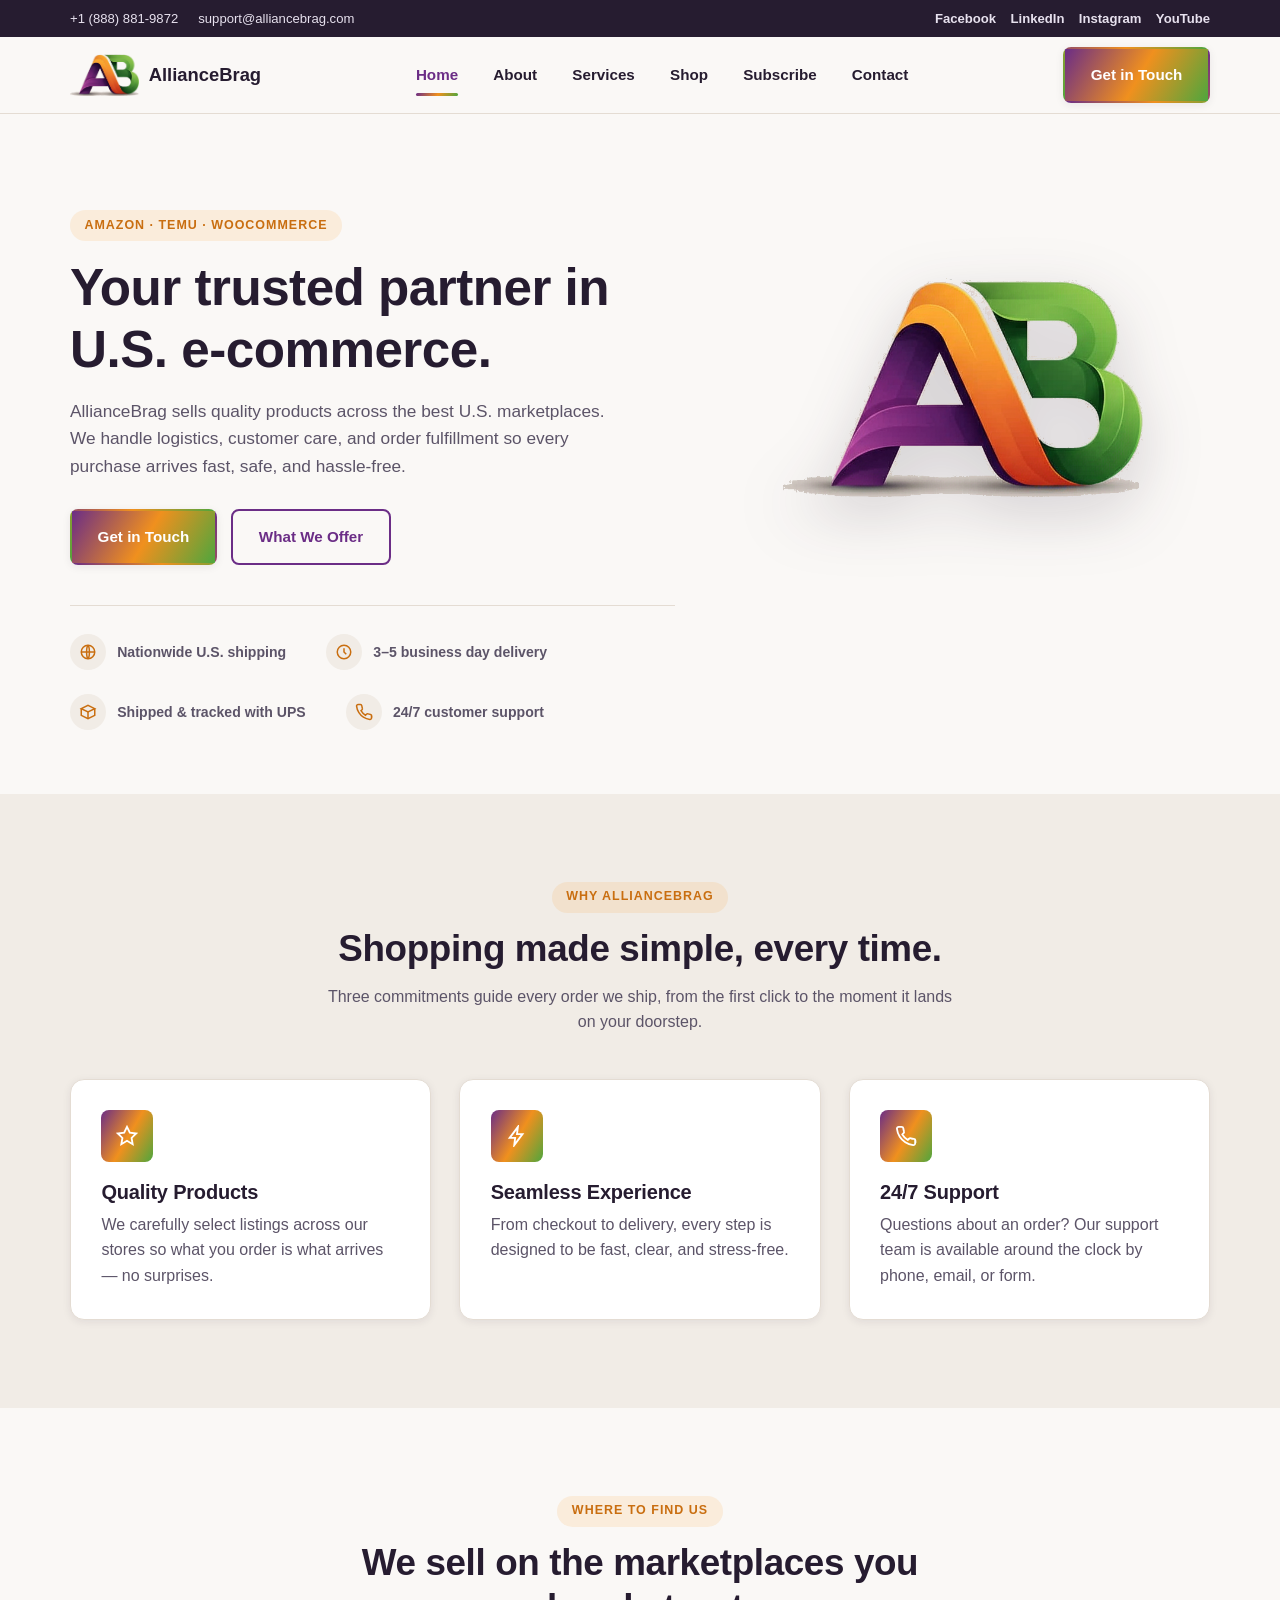
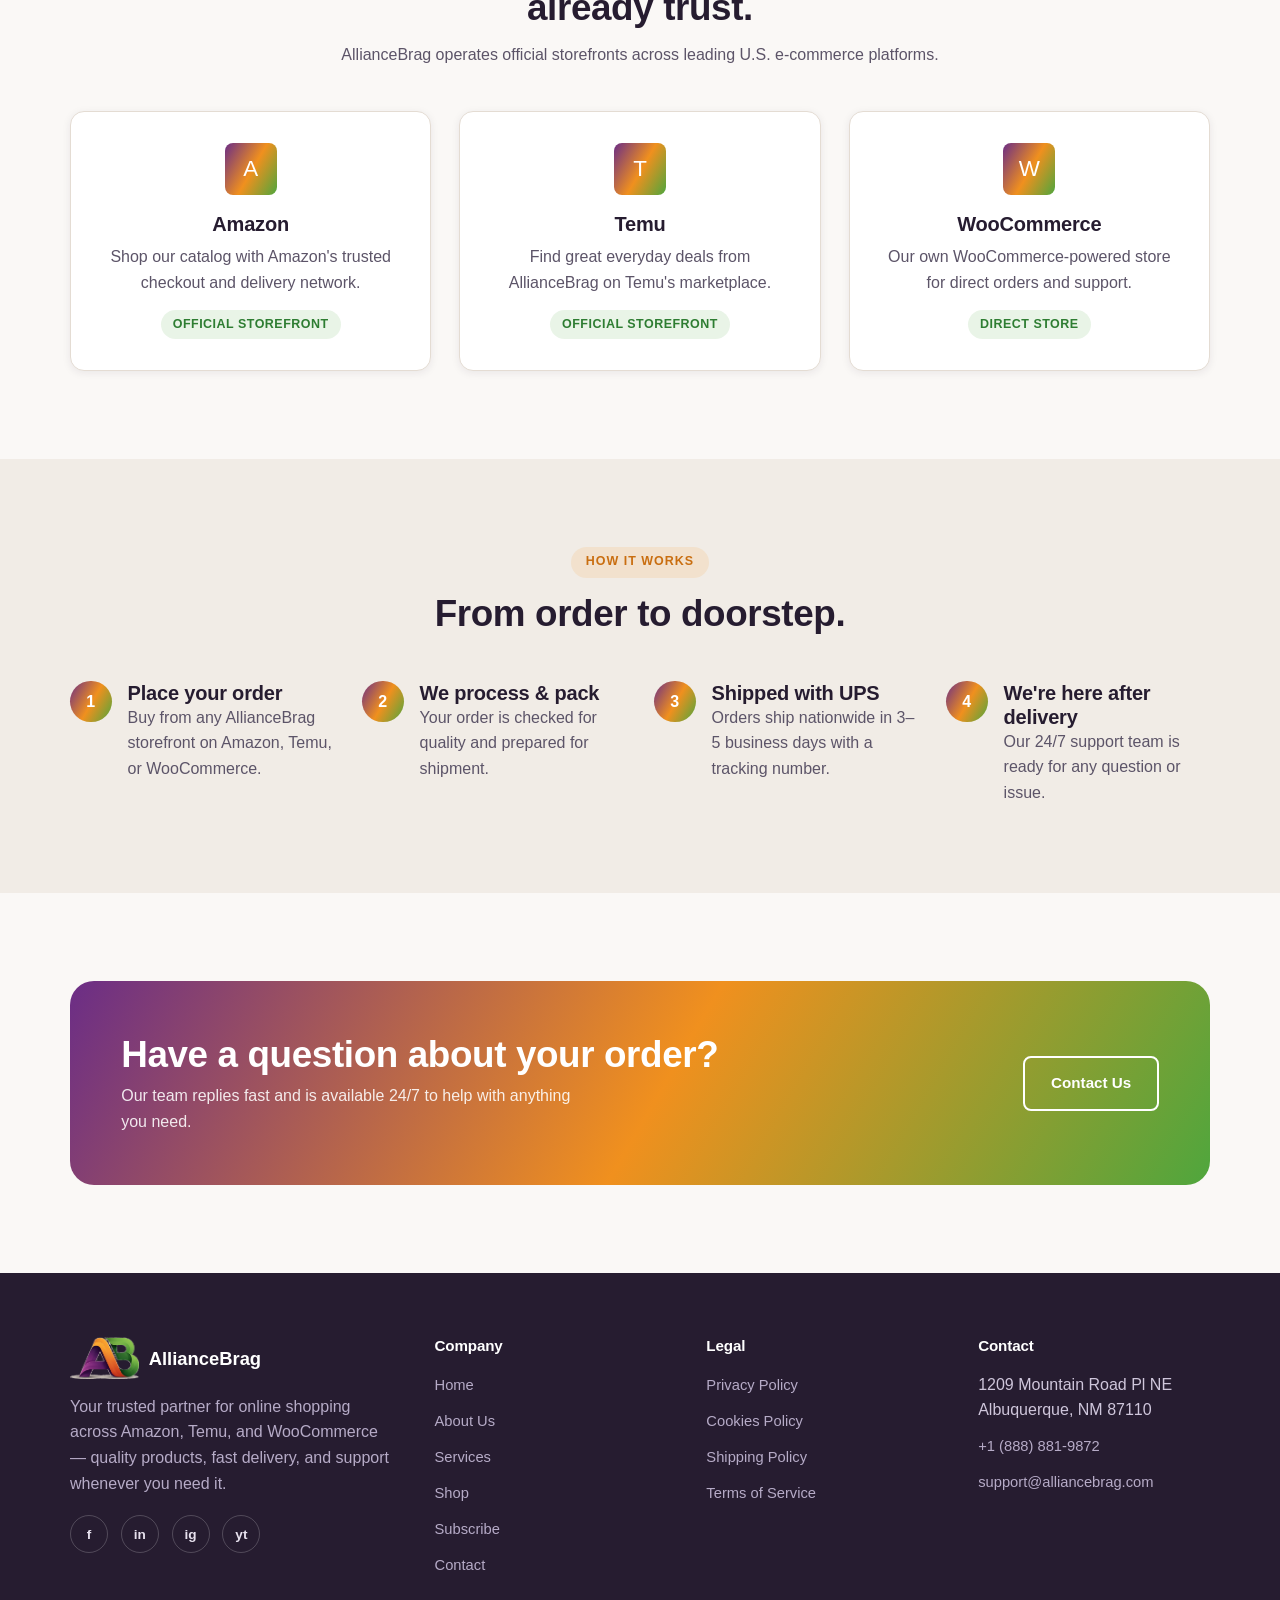
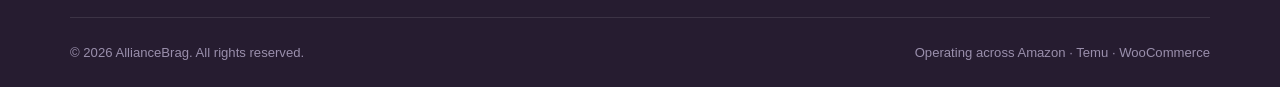
<file: index.html>
<!DOCTYPE html>
<html lang="en">
<head>
<meta charset="UTF-8">
<meta name="viewport" content="width=device-width, initial-scale=1.0">
<title>AllianceBrag — Your Trusted Partner in U.S. E-Commerce</title>
<meta name="description" content="AllianceBrag sells quality products across Amazon, Temu, and WooCommerce, backed by fast U.S. shipping and 24/7 customer support.">
<link rel="icon" type="image/png" sizes="32x32" href="assets/img/favicon-32.png">
<link rel="icon" type="image/png" sizes="192x192" href="assets/img/favicon-192.png">
<link rel="apple-touch-icon" href="assets/img/favicon-192.png">
<link rel="stylesheet" href="css/styles.css">
</head>
<body>

<div class="topbar">
  <div class="container">
    <div class="topbar-contact">
      <a href="tel:+18888819872">+1 (888) 881-9872</a>
      <span>support@alliancebrag.com</span>
    </div>
    <div class="topbar-social">
      <a href="https://www.facebook.com/profile.php?id=61578755768623" target="_blank" rel="noopener">Facebook</a>
      <a href="https://www.linkedin.com/in/alliancebrag" target="_blank" rel="noopener">LinkedIn</a>
      <a href="https://www.instagram.com/alliancebrag" target="_blank" rel="noopener">Instagram</a>
      <a href="https://www.youtube.com/@AllianceBrag" target="_blank" rel="noopener">YouTube</a>
    </div>
  </div>
</div>

<header class="site-header">
  <div class="container">
    <a href="index.html" class="brand">
      <img src="assets/img/logo-trim.png" alt="AllianceBrag logo">
      AllianceBrag
    </a>
    <nav class="main-nav">
      <a href="index.html">Home</a>
      <a href="about.html">About</a>
      <a href="services.html">Services</a>
      <a href="products.html">Shop</a>
      <a href="subscribe.html">Subscribe</a>
      <a href="contact.html">Contact</a>
    </nav>
    <div class="header-actions">
      <a href="contact.html" class="btn btn-primary">Get in Touch</a>
      <button class="nav-toggle" aria-label="Toggle menu"><span></span><span></span><span></span></button>
    </div>
  </div>
</header>

<main>

  <section class="hero">
    <div class="container">
      <div class="hero-copy">
        <span class="eyebrow">Amazon · Temu · WooCommerce</span>
        <h1>Your trusted partner in U.S. e-commerce.</h1>
        <p>AllianceBrag sells quality products across the best U.S. marketplaces. We handle logistics, customer care, and order fulfillment so every purchase arrives fast, safe, and hassle-free.</p>
        <div class="hero-actions">
          <a href="contact.html" class="btn btn-primary">Get in Touch</a>
          <a href="services.html" class="btn btn-outline">What We Offer</a>
        </div>
      </div>
      <div class="hero-art">
        <img src="assets/img/logo-trim.png" alt="AllianceBrag logo">
      </div>
    </div>
    <div class="container">
      <div class="trust-strip">
        <div class="trust-item">
          <span class="icon"><svg width="18" height="18" viewBox="0 0 24 24" fill="none" stroke="currentColor" stroke-width="2"><circle cx="12" cy="12" r="9"/><path d="M3 12h18M12 3c2.5 2.7 2.5 15.3 0 18M12 3c-2.5 2.7-2.5 15.3 0 18"/></svg></span>
          Nationwide U.S. shipping
        </div>
        <div class="trust-item">
          <span class="icon"><svg width="18" height="18" viewBox="0 0 24 24" fill="none" stroke="currentColor" stroke-width="2"><circle cx="12" cy="12" r="9"/><path d="M12 7v5l3 3"/></svg></span>
          3–5 business day delivery
        </div>
        <div class="trust-item">
          <span class="icon"><svg width="18" height="18" viewBox="0 0 24 24" fill="none" stroke="currentColor" stroke-width="2"><path d="M3 7.5l9-4.5 9 4.5-9 4.5-9-4.5z"/><path d="M3 7.5v9l9 4.5 9-4.5v-9"/><path d="M12 12v9"/></svg></span>
          Shipped &amp; tracked with UPS
        </div>
        <div class="trust-item">
          <span class="icon"><svg width="18" height="18" viewBox="0 0 24 24" fill="none" stroke="currentColor" stroke-width="2"><path d="M22 16.9v3a2 2 0 01-2.2 2 19.8 19.8 0 01-8.6-3.1 19.5 19.5 0 01-6-6 19.8 19.8 0 01-3.1-8.7A2 2 0 014.1 2h3a2 2 0 012 1.7c.1 1.1.4 2.2.7 3.2a2 2 0 01-.5 2.1L8 10.3a16 16 0 006 6l1.3-1.3a2 2 0 012.1-.5c1 .4 2.1.6 3.2.7a2 2 0 011.7 2z"/></svg></span>
          24/7 customer support
        </div>
      </div>
    </div>
  </section>

  <section class="section section-alt">
    <div class="container">
      <div class="section-head">
        <span class="eyebrow">Why AllianceBrag</span>
        <h2>Shopping made simple, every time.</h2>
        <p>Three commitments guide every order we ship, from the first click to the moment it lands on your doorstep.</p>
      </div>
      <div class="grid grid-3">
        <div class="card">
          <div class="card-icon"><svg width="22" height="22" viewBox="0 0 24 24" fill="none" stroke="currentColor" stroke-width="2"><path d="M12 2l3.09 6.26L22 9.27l-5 4.87L18.18 21 12 17.27 5.82 21 7 14.14l-5-4.87 6.91-1.01L12 2z"/></svg></div>
          <h3>Quality Products</h3>
          <p>We carefully select listings across our stores so what you order is what arrives — no surprises.</p>
        </div>
        <div class="card">
          <div class="card-icon"><svg width="22" height="22" viewBox="0 0 24 24" fill="none" stroke="currentColor" stroke-width="2"><path d="M13 2L4 14h6l-1 8 9-12h-6l1-8z"/></svg></div>
          <h3>Seamless Experience</h3>
          <p>From checkout to delivery, every step is designed to be fast, clear, and stress-free.</p>
        </div>
        <div class="card">
          <div class="card-icon"><svg width="22" height="22" viewBox="0 0 24 24" fill="none" stroke="currentColor" stroke-width="2"><path d="M22 16.9v3a2 2 0 01-2.2 2 19.8 19.8 0 01-8.6-3.1 19.5 19.5 0 01-6-6 19.8 19.8 0 01-3.1-8.7A2 2 0 014.1 2h3a2 2 0 012 1.7c.1 1.1.4 2.2.7 3.2a2 2 0 01-.5 2.1L8 10.3a16 16 0 006 6l1.3-1.3a2 2 0 012.1-.5c1 .4 2.1.6 3.2.7a2 2 0 011.7 2z"/></svg></div>
          <h3>24/7 Support</h3>
          <p>Questions about an order? Our support team is available around the clock by phone, email, or form.</p>
        </div>
      </div>
    </div>
  </section>

  <section class="section">
    <div class="container">
      <div class="section-head">
        <span class="eyebrow">Where to find us</span>
        <h2>We sell on the marketplaces you already trust.</h2>
        <p>AllianceBrag operates official storefronts across leading U.S. e-commerce platforms.</p>
      </div>
      <div class="grid grid-3">
        <div class="card marketplace-card">
          <div class="card-icon" style="margin-inline:auto;">A</div>
          <h3>Amazon</h3>
          <p>Shop our catalog with Amazon's trusted checkout and delivery network.</p>
          <span class="tag">Official storefront</span>
        </div>
        <div class="card marketplace-card">
          <div class="card-icon" style="margin-inline:auto;">T</div>
          <h3>Temu</h3>
          <p>Find great everyday deals from AllianceBrag on Temu's marketplace.</p>
          <span class="tag">Official storefront</span>
        </div>
        <div class="card marketplace-card">
          <div class="card-icon" style="margin-inline:auto;">W</div>
          <h3>WooCommerce</h3>
          <p>Our own WooCommerce-powered store for direct orders and support.</p>
          <span class="tag">Direct store</span>
        </div>
      </div>
    </div>
  </section>

  <section class="section section-alt">
    <div class="container">
      <div class="section-head">
        <span class="eyebrow">How it works</span>
        <h2>From order to doorstep.</h2>
      </div>
      <div class="steps">
        <div class="step">
          <h3>Place your order</h3>
          <p>Buy from any AllianceBrag storefront on Amazon, Temu, or WooCommerce.</p>
        </div>
        <div class="step">
          <h3>We process &amp; pack</h3>
          <p>Your order is checked for quality and prepared for shipment.</p>
        </div>
        <div class="step">
          <h3>Shipped with UPS</h3>
          <p>Orders ship nationwide in 3–5 business days with a tracking number.</p>
        </div>
        <div class="step">
          <h3>We're here after delivery</h3>
          <p>Our 24/7 support team is ready for any question or issue.</p>
        </div>
      </div>
    </div>
  </section>

  <section class="section">
    <div class="container">
      <div class="cta-band">
        <div>
          <h2>Have a question about your order?</h2>
          <p>Our team replies fast and is available 24/7 to help with anything you need.</p>
        </div>
        <a href="contact.html" class="btn btn-outline">Contact Us</a>
      </div>
    </div>
  </section>

</main>

<footer class="site-footer">
  <div class="container">
    <div class="footer-grid">
      <div class="footer-brand">
        <a href="index.html" class="brand">
          <img src="assets/img/logo-trim.png" alt="AllianceBrag logo">
          AllianceBrag
        </a>
        <p>Your trusted partner for online shopping across Amazon, Temu, and WooCommerce — quality products, fast delivery, and support whenever you need it.</p>
        <div class="footer-social">
          <a href="https://www.facebook.com/profile.php?id=61578755768623" target="_blank" rel="noopener" aria-label="Facebook">f</a>
          <a href="https://www.linkedin.com/in/alliancebrag" target="_blank" rel="noopener" aria-label="LinkedIn">in</a>
          <a href="https://www.instagram.com/alliancebrag" target="_blank" rel="noopener" aria-label="Instagram">ig</a>
          <a href="https://www.youtube.com/@AllianceBrag" target="_blank" rel="noopener" aria-label="YouTube">yt</a>
        </div>
      </div>
      <div class="footer-col">
        <h4>Company</h4>
        <ul>
          <li><a href="index.html">Home</a></li>
          <li><a href="about.html">About Us</a></li>
          <li><a href="services.html">Services</a></li>
          <li><a href="products.html">Shop</a></li>
          <li><a href="subscribe.html">Subscribe</a></li>
          <li><a href="contact.html">Contact</a></li>
        </ul>
      </div>
      <div class="footer-col">
        <h4>Legal</h4>
        <ul>
          <li><a href="privacy-policy.html">Privacy Policy</a></li>
          <li><a href="cookies-policy.html">Cookies Policy</a></li>
          <li><a href="shipping-policy.html">Shipping Policy</a></li>
          <li><a href="terms-of-service.html">Terms of Service</a></li>
        </ul>
      </div>
      <div class="footer-col">
        <h4>Contact</h4>
        <ul>
          <li>1209 Mountain Road Pl NE<br>Albuquerque, NM 87110</li>
          <li><a href="tel:+18888819872">+1 (888) 881-9872</a></li>
          <li><a href="mailto:support@alliancebrag.com">support@alliancebrag.com</a></li>
        </ul>
      </div>
    </div>
    <div class="footer-bottom">
      <span>&copy; <span data-year></span> AllianceBrag. All rights reserved.</span>
      <span>Operating across Amazon · Temu · WooCommerce</span>
    </div>
  </div>
</footer>

<script src="js/main.js"></script>
</body>
</html>
</file>
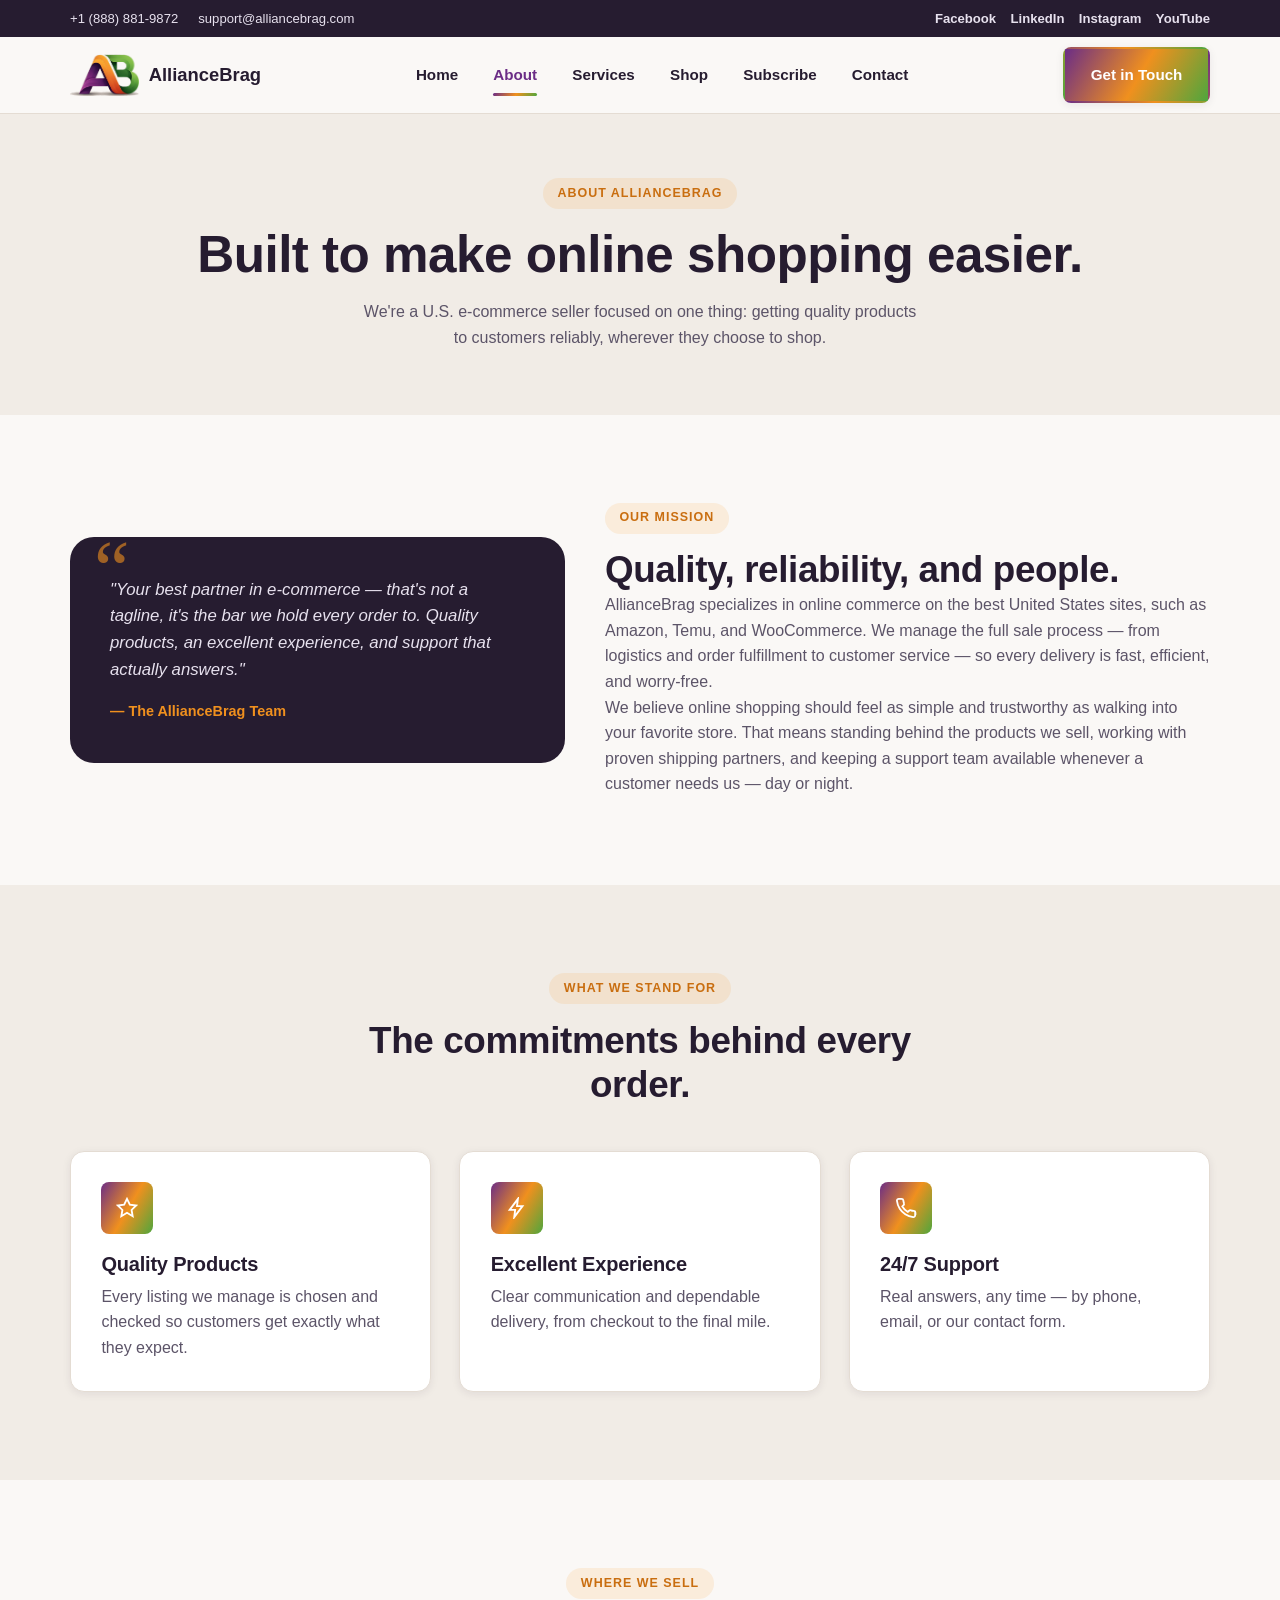
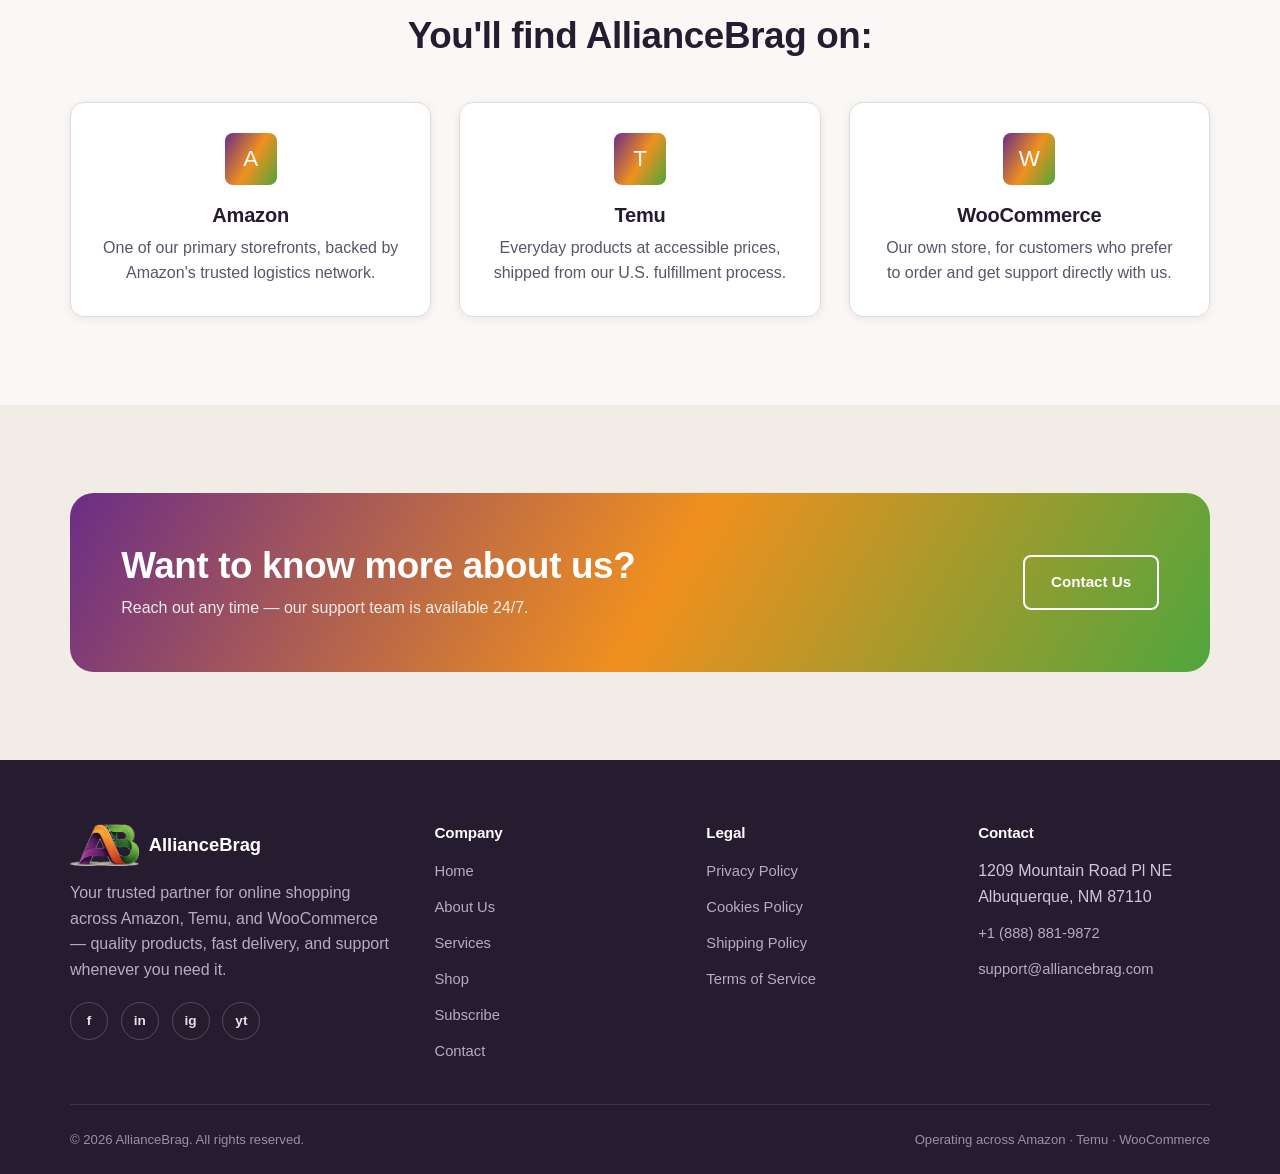
<file: about.html>
<!DOCTYPE html>
<html lang="en">
<head>
<meta charset="UTF-8">
<meta name="viewport" content="width=device-width, initial-scale=1.0">
<title>About Us — AllianceBrag</title>
<meta name="description" content="Learn who AllianceBrag is, our mission, and the marketplaces where we sell quality products across the United States.">
<link rel="icon" type="image/png" sizes="32x32" href="assets/img/favicon-32.png">
<link rel="icon" type="image/png" sizes="192x192" href="assets/img/favicon-192.png">
<link rel="apple-touch-icon" href="assets/img/favicon-192.png">
<link rel="stylesheet" href="css/styles.css">
</head>
<body>

<div class="topbar">
  <div class="container">
    <div class="topbar-contact">
      <a href="tel:+18888819872">+1 (888) 881-9872</a>
      <span>support@alliancebrag.com</span>
    </div>
    <div class="topbar-social">
      <a href="https://www.facebook.com/profile.php?id=61578755768623" target="_blank" rel="noopener">Facebook</a>
      <a href="https://www.linkedin.com/in/alliancebrag" target="_blank" rel="noopener">LinkedIn</a>
      <a href="https://www.instagram.com/alliancebrag" target="_blank" rel="noopener">Instagram</a>
      <a href="https://www.youtube.com/@AllianceBrag" target="_blank" rel="noopener">YouTube</a>
    </div>
  </div>
</div>

<header class="site-header">
  <div class="container">
    <a href="index.html" class="brand">
      <img src="assets/img/logo-trim.png" alt="AllianceBrag logo">
      AllianceBrag
    </a>
    <nav class="main-nav">
      <a href="index.html">Home</a>
      <a href="about.html">About</a>
      <a href="services.html">Services</a>
      <a href="products.html">Shop</a>
      <a href="subscribe.html">Subscribe</a>
      <a href="contact.html">Contact</a>
    </nav>
    <div class="header-actions">
      <a href="contact.html" class="btn btn-primary">Get in Touch</a>
      <button class="nav-toggle" aria-label="Toggle menu"><span></span><span></span><span></span></button>
    </div>
  </div>
</header>

<main>

  <section class="page-header">
    <div class="container">
      <span class="eyebrow">About AllianceBrag</span>
      <h1>Built to make online shopping easier.</h1>
      <p>We're a U.S. e-commerce seller focused on one thing: getting quality products to customers reliably, wherever they choose to shop.</p>
    </div>
  </section>

  <section class="section">
    <div class="container">
      <div class="story">
        <div class="story-quote">
          <p>"Your best partner in e-commerce — that's not a tagline, it's the bar we hold every order to. Quality products, an excellent experience, and support that actually answers."</p>
          <footer>— The AllianceBrag Team</footer>
        </div>
        <div>
          <span class="eyebrow">Our mission</span>
          <h2>Quality, reliability, and people.</h2>
          <p>AllianceBrag specializes in online commerce on the best United States sites, such as Amazon, Temu, and WooCommerce. We manage the full sale process — from logistics and order fulfillment to customer service — so every delivery is fast, efficient, and worry-free.</p>
          <p>We believe online shopping should feel as simple and trustworthy as walking into your favorite store. That means standing behind the products we sell, working with proven shipping partners, and keeping a support team available whenever a customer needs us — day or night.</p>
        </div>
      </div>
    </div>
  </section>

  <section class="section section-alt">
    <div class="container">
      <div class="section-head">
        <span class="eyebrow">What we stand for</span>
        <h2>The commitments behind every order.</h2>
      </div>
      <div class="grid grid-3">
        <div class="card">
          <div class="card-icon"><svg width="22" height="22" viewBox="0 0 24 24" fill="none" stroke="currentColor" stroke-width="2"><path d="M12 2l3.09 6.26L22 9.27l-5 4.87L18.18 21 12 17.27 5.82 21 7 14.14l-5-4.87 6.91-1.01L12 2z"/></svg></div>
          <h3>Quality Products</h3>
          <p>Every listing we manage is chosen and checked so customers get exactly what they expect.</p>
        </div>
        <div class="card">
          <div class="card-icon"><svg width="22" height="22" viewBox="0 0 24 24" fill="none" stroke="currentColor" stroke-width="2"><path d="M13 2L4 14h6l-1 8 9-12h-6l1-8z"/></svg></div>
          <h3>Excellent Experience</h3>
          <p>Clear communication and dependable delivery, from checkout to the final mile.</p>
        </div>
        <div class="card">
          <div class="card-icon"><svg width="22" height="22" viewBox="0 0 24 24" fill="none" stroke="currentColor" stroke-width="2"><path d="M22 16.9v3a2 2 0 01-2.2 2 19.8 19.8 0 01-8.6-3.1 19.5 19.5 0 01-6-6 19.8 19.8 0 01-3.1-8.7A2 2 0 014.1 2h3a2 2 0 012 1.7c.1 1.1.4 2.2.7 3.2a2 2 0 01-.5 2.1L8 10.3a16 16 0 006 6l1.3-1.3a2 2 0 012.1-.5c1 .4 2.1.6 3.2.7a2 2 0 011.7 2z"/></svg></div>
          <h3>24/7 Support</h3>
          <p>Real answers, any time — by phone, email, or our contact form.</p>
        </div>
      </div>
    </div>
  </section>

  <section class="section">
    <div class="container">
      <div class="section-head">
        <span class="eyebrow">Where we sell</span>
        <h2>You'll find AllianceBrag on:</h2>
      </div>
      <div class="grid grid-3">
        <div class="card marketplace-card">
          <div class="card-icon" style="margin-inline:auto;">A</div>
          <h3>Amazon</h3>
          <p>One of our primary storefronts, backed by Amazon's trusted logistics network.</p>
        </div>
        <div class="card marketplace-card">
          <div class="card-icon" style="margin-inline:auto;">T</div>
          <h3>Temu</h3>
          <p>Everyday products at accessible prices, shipped from our U.S. fulfillment process.</p>
        </div>
        <div class="card marketplace-card">
          <div class="card-icon" style="margin-inline:auto;">W</div>
          <h3>WooCommerce</h3>
          <p>Our own store, for customers who prefer to order and get support directly with us.</p>
        </div>
      </div>
    </div>
  </section>

  <section class="section section-alt">
    <div class="container">
      <div class="cta-band">
        <div>
          <h2>Want to know more about us?</h2>
          <p>Reach out any time — our support team is available 24/7.</p>
        </div>
        <a href="contact.html" class="btn btn-outline">Contact Us</a>
      </div>
    </div>
  </section>

</main>

<footer class="site-footer">
  <div class="container">
    <div class="footer-grid">
      <div class="footer-brand">
        <a href="index.html" class="brand">
          <img src="assets/img/logo-trim.png" alt="AllianceBrag logo">
          AllianceBrag
        </a>
        <p>Your trusted partner for online shopping across Amazon, Temu, and WooCommerce — quality products, fast delivery, and support whenever you need it.</p>
        <div class="footer-social">
          <a href="https://www.facebook.com/profile.php?id=61578755768623" target="_blank" rel="noopener" aria-label="Facebook">f</a>
          <a href="https://www.linkedin.com/in/alliancebrag" target="_blank" rel="noopener" aria-label="LinkedIn">in</a>
          <a href="https://www.instagram.com/alliancebrag" target="_blank" rel="noopener" aria-label="Instagram">ig</a>
          <a href="https://www.youtube.com/@AllianceBrag" target="_blank" rel="noopener" aria-label="YouTube">yt</a>
        </div>
      </div>
      <div class="footer-col">
        <h4>Company</h4>
        <ul>
          <li><a href="index.html">Home</a></li>
          <li><a href="about.html">About Us</a></li>
          <li><a href="services.html">Services</a></li>
          <li><a href="products.html">Shop</a></li>
          <li><a href="subscribe.html">Subscribe</a></li>
          <li><a href="contact.html">Contact</a></li>
        </ul>
      </div>
      <div class="footer-col">
        <h4>Legal</h4>
        <ul>
          <li><a href="privacy-policy.html">Privacy Policy</a></li>
          <li><a href="cookies-policy.html">Cookies Policy</a></li>
          <li><a href="shipping-policy.html">Shipping Policy</a></li>
          <li><a href="terms-of-service.html">Terms of Service</a></li>
        </ul>
      </div>
      <div class="footer-col">
        <h4>Contact</h4>
        <ul>
          <li>1209 Mountain Road Pl NE<br>Albuquerque, NM 87110</li>
          <li><a href="tel:+18888819872">+1 (888) 881-9872</a></li>
          <li><a href="mailto:support@alliancebrag.com">support@alliancebrag.com</a></li>
        </ul>
      </div>
    </div>
    <div class="footer-bottom">
      <span>&copy; <span data-year></span> AllianceBrag. All rights reserved.</span>
      <span>Operating across Amazon · Temu · WooCommerce</span>
    </div>
  </div>
</footer>

<script src="js/main.js"></script>
</body>
</html>
</file>
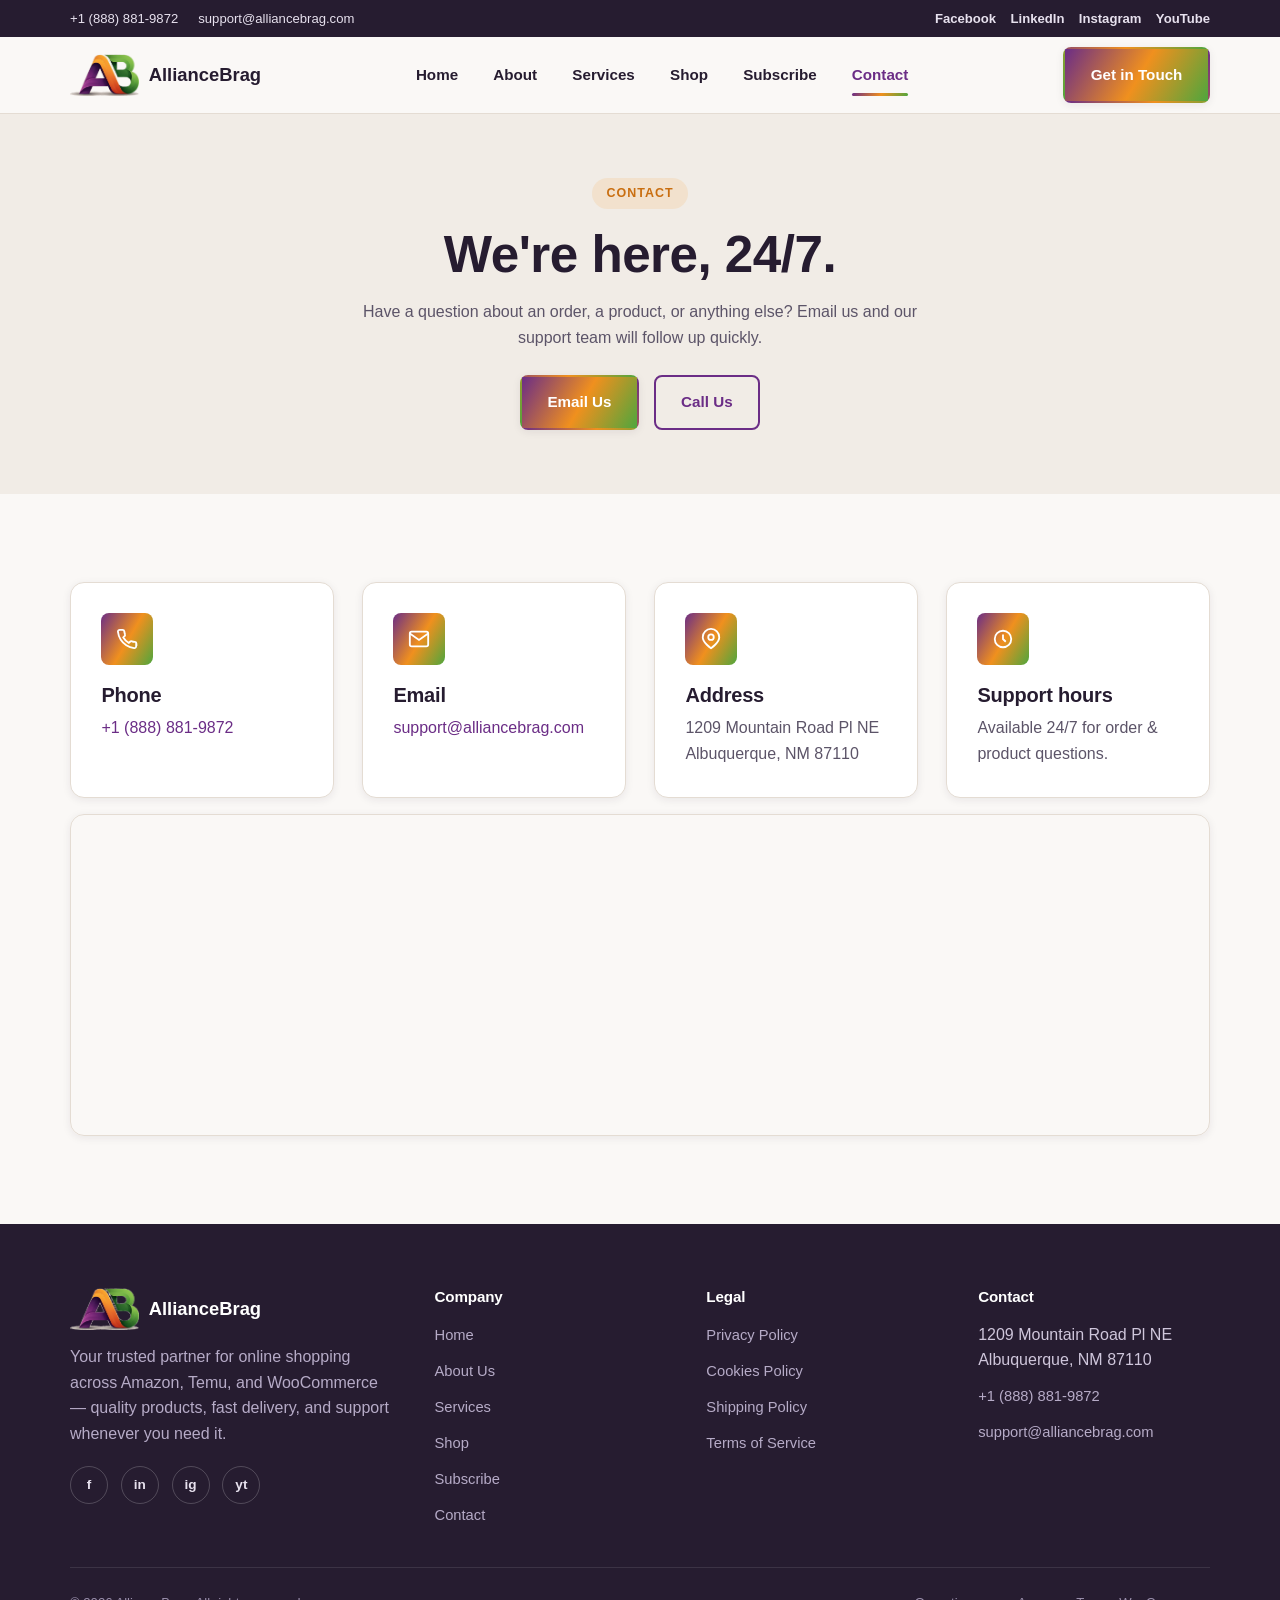
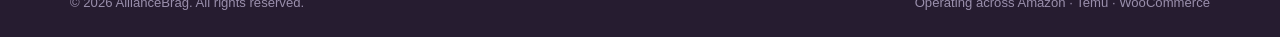
<file: contact.html>
<!DOCTYPE html>
<html lang="en">
<head>
<meta charset="UTF-8">
<meta name="viewport" content="width=device-width, initial-scale=1.0">
<title>Contact — AllianceBrag</title>
<meta name="description" content="Get in touch with AllianceBrag support — phone or email. Available 24/7 for questions about your order.">
<link rel="icon" type="image/png" sizes="32x32" href="assets/img/favicon-32.png">
<link rel="icon" type="image/png" sizes="192x192" href="assets/img/favicon-192.png">
<link rel="apple-touch-icon" href="assets/img/favicon-192.png">
<link rel="stylesheet" href="css/styles.css">
</head>
<body>

<div class="topbar">
  <div class="container">
    <div class="topbar-contact">
      <a href="tel:+18888819872">+1 (888) 881-9872</a>
      <span>support@alliancebrag.com</span>
    </div>
    <div class="topbar-social">
      <a href="https://www.facebook.com/profile.php?id=61578755768623" target="_blank" rel="noopener">Facebook</a>
      <a href="https://www.linkedin.com/in/alliancebrag" target="_blank" rel="noopener">LinkedIn</a>
      <a href="https://www.instagram.com/alliancebrag" target="_blank" rel="noopener">Instagram</a>
      <a href="https://www.youtube.com/@AllianceBrag" target="_blank" rel="noopener">YouTube</a>
    </div>
  </div>
</div>

<header class="site-header">
  <div class="container">
    <a href="index.html" class="brand">
      <img src="assets/img/logo-trim.png" alt="AllianceBrag logo">
      AllianceBrag
    </a>
    <nav class="main-nav">
      <a href="index.html">Home</a>
      <a href="about.html">About</a>
      <a href="services.html">Services</a>
      <a href="products.html">Shop</a>
      <a href="subscribe.html">Subscribe</a>
      <a href="contact.html">Contact</a>
    </nav>
    <div class="header-actions">
      <a href="contact.html" class="btn btn-primary">Get in Touch</a>
      <button class="nav-toggle" aria-label="Toggle menu"><span></span><span></span><span></span></button>
    </div>
  </div>
</header>

<main>

  <section class="page-header">
    <div class="container">
      <span class="eyebrow">Contact</span>
      <h1>We're here, 24/7.</h1>
      <p>Have a question about an order, a product, or anything else? Email us and our support team will follow up quickly.</p>
      <div class="hero-actions" style="justify-content:center; margin-top:1.5rem;">
        <a href="mailto:support@alliancebrag.com?subject=AllianceBrag%20Contact%20Form" class="btn btn-primary">Email Us</a>
        <a href="tel:+18888819872" class="btn btn-outline">Call Us</a>
      </div>
    </div>
  </section>

  <section class="section">
    <div class="container">
      <div class="grid grid-4">
        <div class="card">
          <div class="card-icon"><svg width="22" height="22" viewBox="0 0 24 24" fill="none" stroke="currentColor" stroke-width="2"><path d="M22 16.9v3a2 2 0 01-2.2 2 19.8 19.8 0 01-8.6-3.1 19.5 19.5 0 01-6-6 19.8 19.8 0 01-3.1-8.7A2 2 0 014.1 2h3a2 2 0 012 1.7c.1 1.1.4 2.2.7 3.2a2 2 0 01-.5 2.1L8 10.3a16 16 0 006 6l1.3-1.3a2 2 0 012.1-.5c1 .4 2.1.6 3.2.7a2 2 0 011.7 2z"/></svg></div>
          <h3>Phone</h3>
          <p><a href="tel:+18888819872">+1 (888) 881-9872</a></p>
        </div>
        <div class="card">
          <div class="card-icon"><svg width="22" height="22" viewBox="0 0 24 24" fill="none" stroke="currentColor" stroke-width="2"><rect x="2" y="4" width="20" height="16" rx="2"/><path d="M22 6l-10 7L2 6"/></svg></div>
          <h3>Email</h3>
          <p><a href="mailto:support@alliancebrag.com">support@alliancebrag.com</a></p>
        </div>
        <div class="card">
          <div class="card-icon"><svg width="22" height="22" viewBox="0 0 24 24" fill="none" stroke="currentColor" stroke-width="2"><path d="M21 10c0 6-9 12-9 12s-9-6-9-12a9 9 0 1118 0z"/><circle cx="12" cy="10" r="3"/></svg></div>
          <h3>Address</h3>
          <p>1209 Mountain Road Pl NE<br>Albuquerque, NM 87110</p>
        </div>
        <div class="card">
          <div class="card-icon"><svg width="22" height="22" viewBox="0 0 24 24" fill="none" stroke="currentColor" stroke-width="2"><circle cx="12" cy="12" r="9"/><path d="M12 7v5l3 3"/></svg></div>
          <h3>Support hours</h3>
          <p>Available 24/7 for order &amp; product questions.</p>
        </div>
      </div>

      <div class="map-embed">
        <iframe
          src="https://www.google.com/maps?q=1209+Mountain+Road+Pl+NE,+Albuquerque,+NM+87110&output=embed"
          loading="lazy"
          referrerpolicy="no-referrer-when-downgrade"
          title="AllianceBrag location on the map">
        </iframe>
      </div>
    </div>
  </section>

</main>

<footer class="site-footer">
  <div class="container">
    <div class="footer-grid">
      <div class="footer-brand">
        <a href="index.html" class="brand">
          <img src="assets/img/logo-trim.png" alt="AllianceBrag logo">
          AllianceBrag
        </a>
        <p>Your trusted partner for online shopping across Amazon, Temu, and WooCommerce — quality products, fast delivery, and support whenever you need it.</p>
        <div class="footer-social">
          <a href="https://www.facebook.com/profile.php?id=61578755768623" target="_blank" rel="noopener" aria-label="Facebook">f</a>
          <a href="https://www.linkedin.com/in/alliancebrag" target="_blank" rel="noopener" aria-label="LinkedIn">in</a>
          <a href="https://www.instagram.com/alliancebrag" target="_blank" rel="noopener" aria-label="Instagram">ig</a>
          <a href="https://www.youtube.com/@AllianceBrag" target="_blank" rel="noopener" aria-label="YouTube">yt</a>
        </div>
      </div>
      <div class="footer-col">
        <h4>Company</h4>
        <ul>
          <li><a href="index.html">Home</a></li>
          <li><a href="about.html">About Us</a></li>
          <li><a href="services.html">Services</a></li>
          <li><a href="products.html">Shop</a></li>
          <li><a href="subscribe.html">Subscribe</a></li>
          <li><a href="contact.html">Contact</a></li>
        </ul>
      </div>
      <div class="footer-col">
        <h4>Legal</h4>
        <ul>
          <li><a href="privacy-policy.html">Privacy Policy</a></li>
          <li><a href="cookies-policy.html">Cookies Policy</a></li>
          <li><a href="shipping-policy.html">Shipping Policy</a></li>
          <li><a href="terms-of-service.html">Terms of Service</a></li>
        </ul>
      </div>
      <div class="footer-col">
        <h4>Contact</h4>
        <ul>
          <li>1209 Mountain Road Pl NE<br>Albuquerque, NM 87110</li>
          <li><a href="tel:+18888819872">+1 (888) 881-9872</a></li>
          <li><a href="mailto:support@alliancebrag.com">support@alliancebrag.com</a></li>
        </ul>
      </div>
    </div>
    <div class="footer-bottom">
      <span>&copy; <span data-year></span> AllianceBrag. All rights reserved.</span>
      <span>Operating across Amazon · Temu · WooCommerce</span>
    </div>
  </div>
</footer>

<script src="js/main.js"></script>
</body>
</html>
</file>
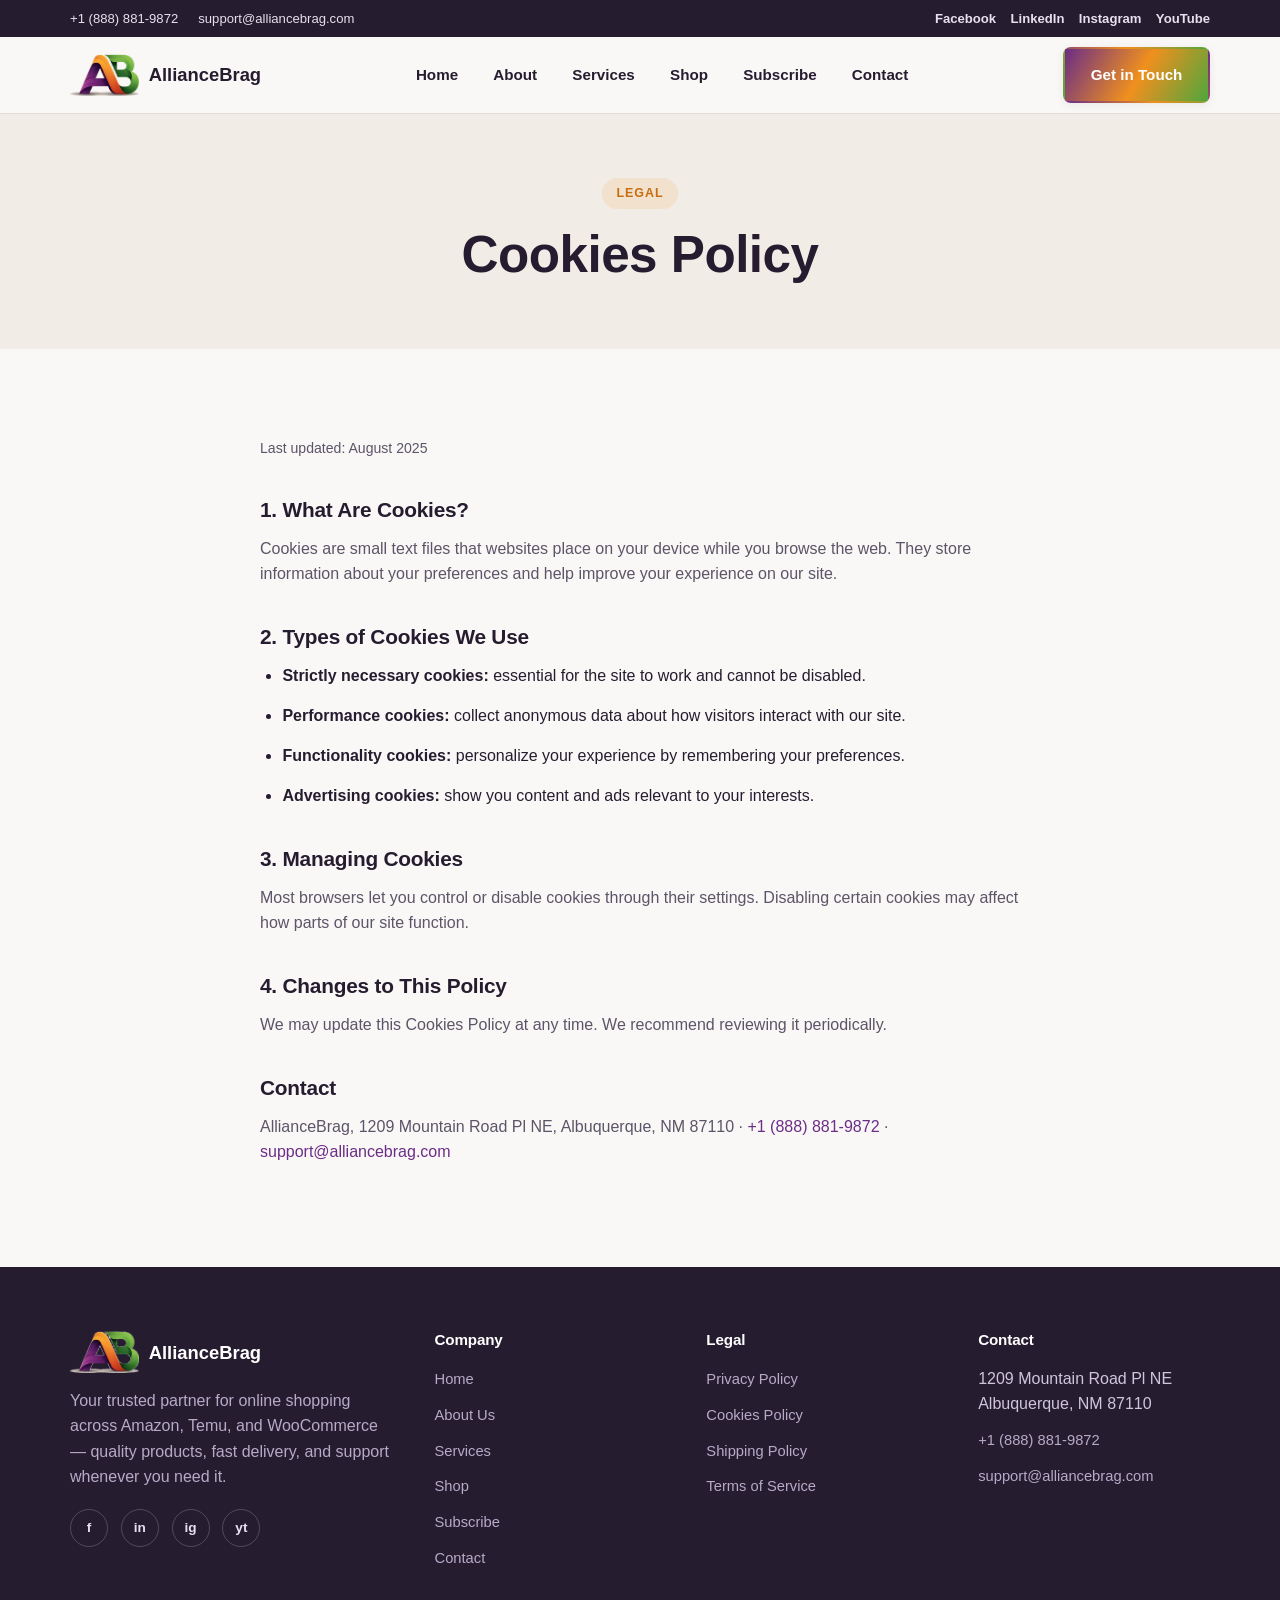
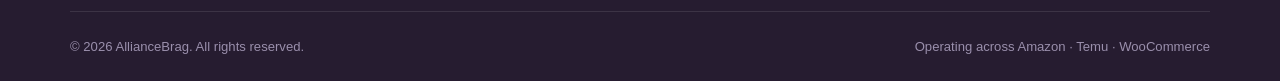
<file: cookies-policy.html>
<!DOCTYPE html>
<html lang="en">
<head>
<meta charset="UTF-8">
<meta name="viewport" content="width=device-width, initial-scale=1.0">
<title>Cookies Policy — AllianceBrag</title>
<meta name="description" content="How AllianceBrag uses cookies on this website.">
<link rel="icon" type="image/png" sizes="32x32" href="assets/img/favicon-32.png">
<link rel="icon" type="image/png" sizes="192x192" href="assets/img/favicon-192.png">
<link rel="apple-touch-icon" href="assets/img/favicon-192.png">
<link rel="stylesheet" href="css/styles.css">
</head>
<body>

<div class="topbar">
  <div class="container">
    <div class="topbar-contact">
      <a href="tel:+18888819872">+1 (888) 881-9872</a>
      <span>support@alliancebrag.com</span>
    </div>
    <div class="topbar-social">
      <a href="https://www.facebook.com/profile.php?id=61578755768623" target="_blank" rel="noopener">Facebook</a>
      <a href="https://www.linkedin.com/in/alliancebrag" target="_blank" rel="noopener">LinkedIn</a>
      <a href="https://www.instagram.com/alliancebrag" target="_blank" rel="noopener">Instagram</a>
      <a href="https://www.youtube.com/@AllianceBrag" target="_blank" rel="noopener">YouTube</a>
    </div>
  </div>
</div>

<header class="site-header">
  <div class="container">
    <a href="index.html" class="brand">
      <img src="assets/img/logo-trim.png" alt="AllianceBrag logo">
      AllianceBrag
    </a>
    <nav class="main-nav">
      <a href="index.html">Home</a>
      <a href="about.html">About</a>
      <a href="services.html">Services</a>
      <a href="products.html">Shop</a>
      <a href="subscribe.html">Subscribe</a>
      <a href="contact.html">Contact</a>
    </nav>
    <div class="header-actions">
      <a href="contact.html" class="btn btn-primary">Get in Touch</a>
      <button class="nav-toggle" aria-label="Toggle menu"><span></span><span></span><span></span></button>
    </div>
  </div>
</header>

<main>

  <section class="page-header">
    <div class="container">
      <span class="eyebrow">Legal</span>
      <h1>Cookies Policy</h1>
    </div>
  </section>

  <section class="section">
    <div class="container">
      <div class="legal-content">
        <p class="updated">Last updated: August 2025</p>

        <h2>1. What Are Cookies?</h2>
        <p>Cookies are small text files that websites place on your device while you browse the web. They store information about your preferences and help improve your experience on our site.</p>

        <h2>2. Types of Cookies We Use</h2>
        <ul>
          <li><strong>Strictly necessary cookies:</strong> essential for the site to work and cannot be disabled.</li>
          <li><strong>Performance cookies:</strong> collect anonymous data about how visitors interact with our site.</li>
          <li><strong>Functionality cookies:</strong> personalize your experience by remembering your preferences.</li>
          <li><strong>Advertising cookies:</strong> show you content and ads relevant to your interests.</li>
        </ul>

        <h2>3. Managing Cookies</h2>
        <p>Most browsers let you control or disable cookies through their settings. Disabling certain cookies may affect how parts of our site function.</p>

        <h2>4. Changes to This Policy</h2>
        <p>We may update this Cookies Policy at any time. We recommend reviewing it periodically.</p>

        <h2>Contact</h2>
        <p>AllianceBrag, 1209 Mountain Road Pl NE, Albuquerque, NM 87110 · <a href="tel:+18888819872">+1 (888) 881-9872</a> · <a href="mailto:support@alliancebrag.com">support@alliancebrag.com</a></p>
      </div>
    </div>
  </section>

</main>

<footer class="site-footer">
  <div class="container">
    <div class="footer-grid">
      <div class="footer-brand">
        <a href="index.html" class="brand">
          <img src="assets/img/logo-trim.png" alt="AllianceBrag logo">
          AllianceBrag
        </a>
        <p>Your trusted partner for online shopping across Amazon, Temu, and WooCommerce — quality products, fast delivery, and support whenever you need it.</p>
        <div class="footer-social">
          <a href="https://www.facebook.com/profile.php?id=61578755768623" target="_blank" rel="noopener" aria-label="Facebook">f</a>
          <a href="https://www.linkedin.com/in/alliancebrag" target="_blank" rel="noopener" aria-label="LinkedIn">in</a>
          <a href="https://www.instagram.com/alliancebrag" target="_blank" rel="noopener" aria-label="Instagram">ig</a>
          <a href="https://www.youtube.com/@AllianceBrag" target="_blank" rel="noopener" aria-label="YouTube">yt</a>
        </div>
      </div>
      <div class="footer-col">
        <h4>Company</h4>
        <ul>
          <li><a href="index.html">Home</a></li>
          <li><a href="about.html">About Us</a></li>
          <li><a href="services.html">Services</a></li>
          <li><a href="products.html">Shop</a></li>
          <li><a href="subscribe.html">Subscribe</a></li>
          <li><a href="contact.html">Contact</a></li>
        </ul>
      </div>
      <div class="footer-col">
        <h4>Legal</h4>
        <ul>
          <li><a href="privacy-policy.html">Privacy Policy</a></li>
          <li><a href="cookies-policy.html">Cookies Policy</a></li>
          <li><a href="shipping-policy.html">Shipping Policy</a></li>
          <li><a href="terms-of-service.html">Terms of Service</a></li>
        </ul>
      </div>
      <div class="footer-col">
        <h4>Contact</h4>
        <ul>
          <li>1209 Mountain Road Pl NE<br>Albuquerque, NM 87110</li>
          <li><a href="tel:+18888819872">+1 (888) 881-9872</a></li>
          <li><a href="mailto:support@alliancebrag.com">support@alliancebrag.com</a></li>
        </ul>
      </div>
    </div>
    <div class="footer-bottom">
      <span>&copy; <span data-year></span> AllianceBrag. All rights reserved.</span>
      <span>Operating across Amazon · Temu · WooCommerce</span>
    </div>
  </div>
</footer>

<script src="js/main.js"></script>
</body>
</html>
</file>
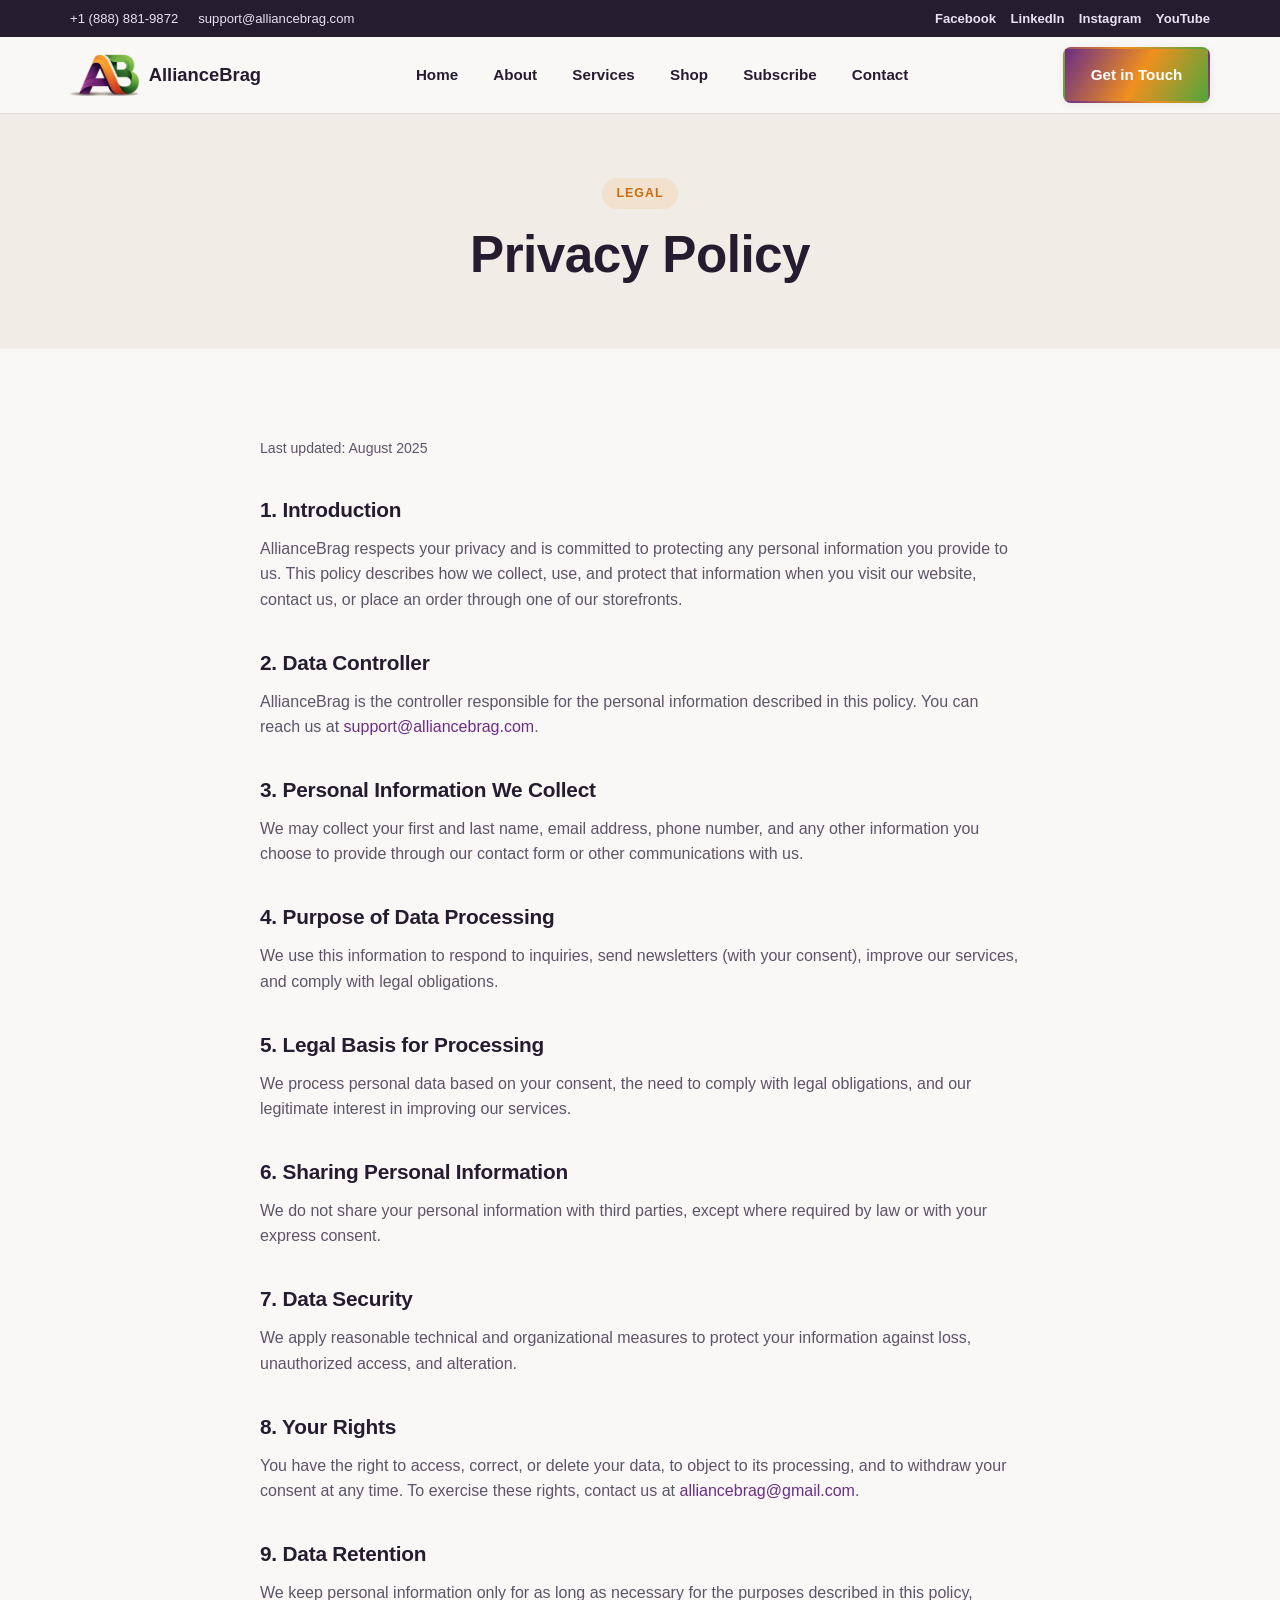
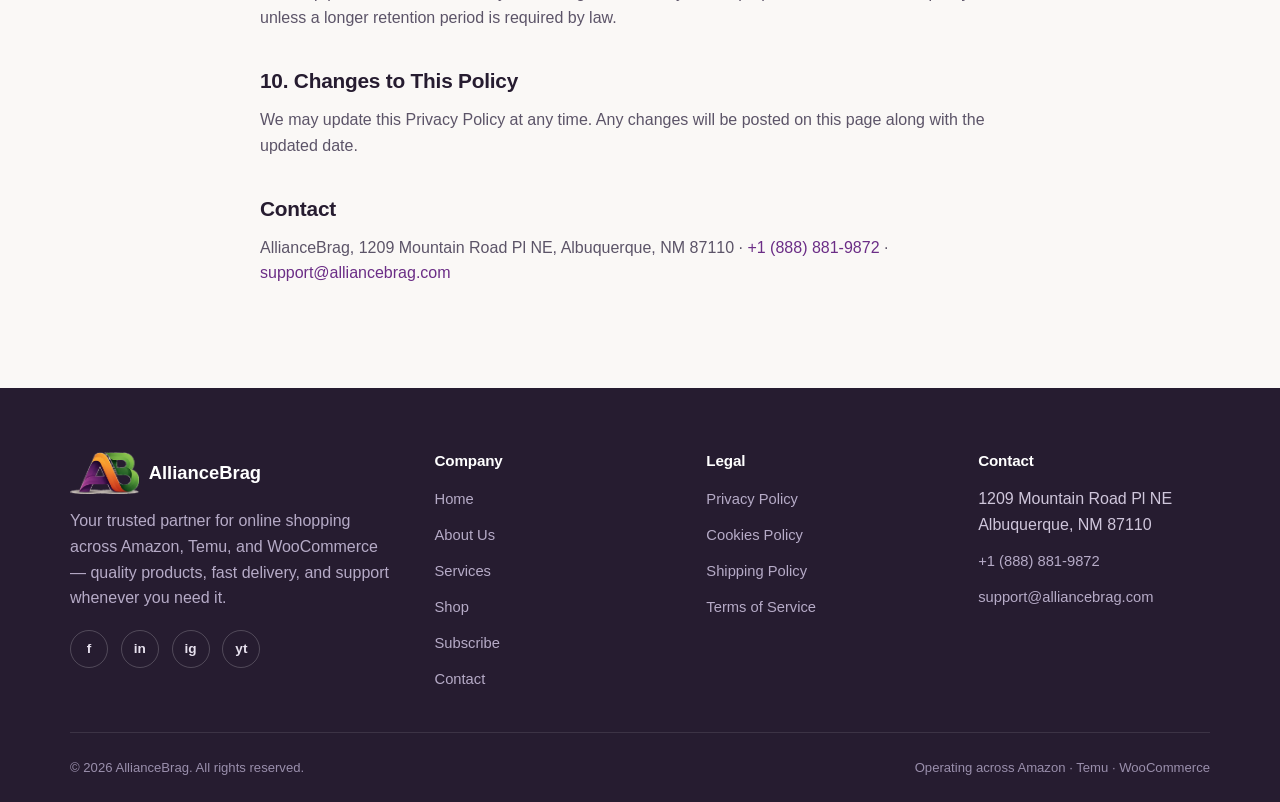
<file: privacy-policy.html>
<!DOCTYPE html>
<html lang="en">
<head>
<meta charset="UTF-8">
<meta name="viewport" content="width=device-width, initial-scale=1.0">
<title>Privacy Policy — AllianceBrag</title>
<meta name="description" content="How AllianceBrag collects, uses, and protects your personal information.">
<link rel="icon" type="image/png" sizes="32x32" href="assets/img/favicon-32.png">
<link rel="icon" type="image/png" sizes="192x192" href="assets/img/favicon-192.png">
<link rel="apple-touch-icon" href="assets/img/favicon-192.png">
<link rel="stylesheet" href="css/styles.css">
</head>
<body>

<div class="topbar">
  <div class="container">
    <div class="topbar-contact">
      <a href="tel:+18888819872">+1 (888) 881-9872</a>
      <span>support@alliancebrag.com</span>
    </div>
    <div class="topbar-social">
      <a href="https://www.facebook.com/profile.php?id=61578755768623" target="_blank" rel="noopener">Facebook</a>
      <a href="https://www.linkedin.com/in/alliancebrag" target="_blank" rel="noopener">LinkedIn</a>
      <a href="https://www.instagram.com/alliancebrag" target="_blank" rel="noopener">Instagram</a>
      <a href="https://www.youtube.com/@AllianceBrag" target="_blank" rel="noopener">YouTube</a>
    </div>
  </div>
</div>

<header class="site-header">
  <div class="container">
    <a href="index.html" class="brand">
      <img src="assets/img/logo-trim.png" alt="AllianceBrag logo">
      AllianceBrag
    </a>
    <nav class="main-nav">
      <a href="index.html">Home</a>
      <a href="about.html">About</a>
      <a href="services.html">Services</a>
      <a href="products.html">Shop</a>
      <a href="subscribe.html">Subscribe</a>
      <a href="contact.html">Contact</a>
    </nav>
    <div class="header-actions">
      <a href="contact.html" class="btn btn-primary">Get in Touch</a>
      <button class="nav-toggle" aria-label="Toggle menu"><span></span><span></span><span></span></button>
    </div>
  </div>
</header>

<main>

  <section class="page-header">
    <div class="container">
      <span class="eyebrow">Legal</span>
      <h1>Privacy Policy</h1>
    </div>
  </section>

  <section class="section">
    <div class="container">
      <div class="legal-content">
        <p class="updated">Last updated: August 2025</p>

        <h2>1. Introduction</h2>
        <p>AllianceBrag respects your privacy and is committed to protecting any personal information you provide to us. This policy describes how we collect, use, and protect that information when you visit our website, contact us, or place an order through one of our storefronts.</p>

        <h2>2. Data Controller</h2>
        <p>AllianceBrag is the controller responsible for the personal information described in this policy. You can reach us at <a href="mailto:support@alliancebrag.com">support@alliancebrag.com</a>.</p>

        <h2>3. Personal Information We Collect</h2>
        <p>We may collect your first and last name, email address, phone number, and any other information you choose to provide through our contact form or other communications with us.</p>

        <h2>4. Purpose of Data Processing</h2>
        <p>We use this information to respond to inquiries, send newsletters (with your consent), improve our services, and comply with legal obligations.</p>

        <h2>5. Legal Basis for Processing</h2>
        <p>We process personal data based on your consent, the need to comply with legal obligations, and our legitimate interest in improving our services.</p>

        <h2>6. Sharing Personal Information</h2>
        <p>We do not share your personal information with third parties, except where required by law or with your express consent.</p>

        <h2>7. Data Security</h2>
        <p>We apply reasonable technical and organizational measures to protect your information against loss, unauthorized access, and alteration.</p>

        <h2>8. Your Rights</h2>
        <p>You have the right to access, correct, or delete your data, to object to its processing, and to withdraw your consent at any time. To exercise these rights, contact us at <a href="mailto:alliancebrag@gmail.com">alliancebrag@gmail.com</a>.</p>

        <h2>9. Data Retention</h2>
        <p>We keep personal information only for as long as necessary for the purposes described in this policy, unless a longer retention period is required by law.</p>

        <h2>10. Changes to This Policy</h2>
        <p>We may update this Privacy Policy at any time. Any changes will be posted on this page along with the updated date.</p>

        <h2>Contact</h2>
        <p>AllianceBrag, 1209 Mountain Road Pl NE, Albuquerque, NM 87110 · <a href="tel:+18888819872">+1 (888) 881-9872</a> · <a href="mailto:support@alliancebrag.com">support@alliancebrag.com</a></p>
      </div>
    </div>
  </section>

</main>

<footer class="site-footer">
  <div class="container">
    <div class="footer-grid">
      <div class="footer-brand">
        <a href="index.html" class="brand">
          <img src="assets/img/logo-trim.png" alt="AllianceBrag logo">
          AllianceBrag
        </a>
        <p>Your trusted partner for online shopping across Amazon, Temu, and WooCommerce — quality products, fast delivery, and support whenever you need it.</p>
        <div class="footer-social">
          <a href="https://www.facebook.com/profile.php?id=61578755768623" target="_blank" rel="noopener" aria-label="Facebook">f</a>
          <a href="https://www.linkedin.com/in/alliancebrag" target="_blank" rel="noopener" aria-label="LinkedIn">in</a>
          <a href="https://www.instagram.com/alliancebrag" target="_blank" rel="noopener" aria-label="Instagram">ig</a>
          <a href="https://www.youtube.com/@AllianceBrag" target="_blank" rel="noopener" aria-label="YouTube">yt</a>
        </div>
      </div>
      <div class="footer-col">
        <h4>Company</h4>
        <ul>
          <li><a href="index.html">Home</a></li>
          <li><a href="about.html">About Us</a></li>
          <li><a href="services.html">Services</a></li>
          <li><a href="products.html">Shop</a></li>
          <li><a href="subscribe.html">Subscribe</a></li>
          <li><a href="contact.html">Contact</a></li>
        </ul>
      </div>
      <div class="footer-col">
        <h4>Legal</h4>
        <ul>
          <li><a href="privacy-policy.html">Privacy Policy</a></li>
          <li><a href="cookies-policy.html">Cookies Policy</a></li>
          <li><a href="shipping-policy.html">Shipping Policy</a></li>
          <li><a href="terms-of-service.html">Terms of Service</a></li>
        </ul>
      </div>
      <div class="footer-col">
        <h4>Contact</h4>
        <ul>
          <li>1209 Mountain Road Pl NE<br>Albuquerque, NM 87110</li>
          <li><a href="tel:+18888819872">+1 (888) 881-9872</a></li>
          <li><a href="mailto:support@alliancebrag.com">support@alliancebrag.com</a></li>
        </ul>
      </div>
    </div>
    <div class="footer-bottom">
      <span>&copy; <span data-year></span> AllianceBrag. All rights reserved.</span>
      <span>Operating across Amazon · Temu · WooCommerce</span>
    </div>
  </div>
</footer>

<script src="js/main.js"></script>
</body>
</html>
</file>
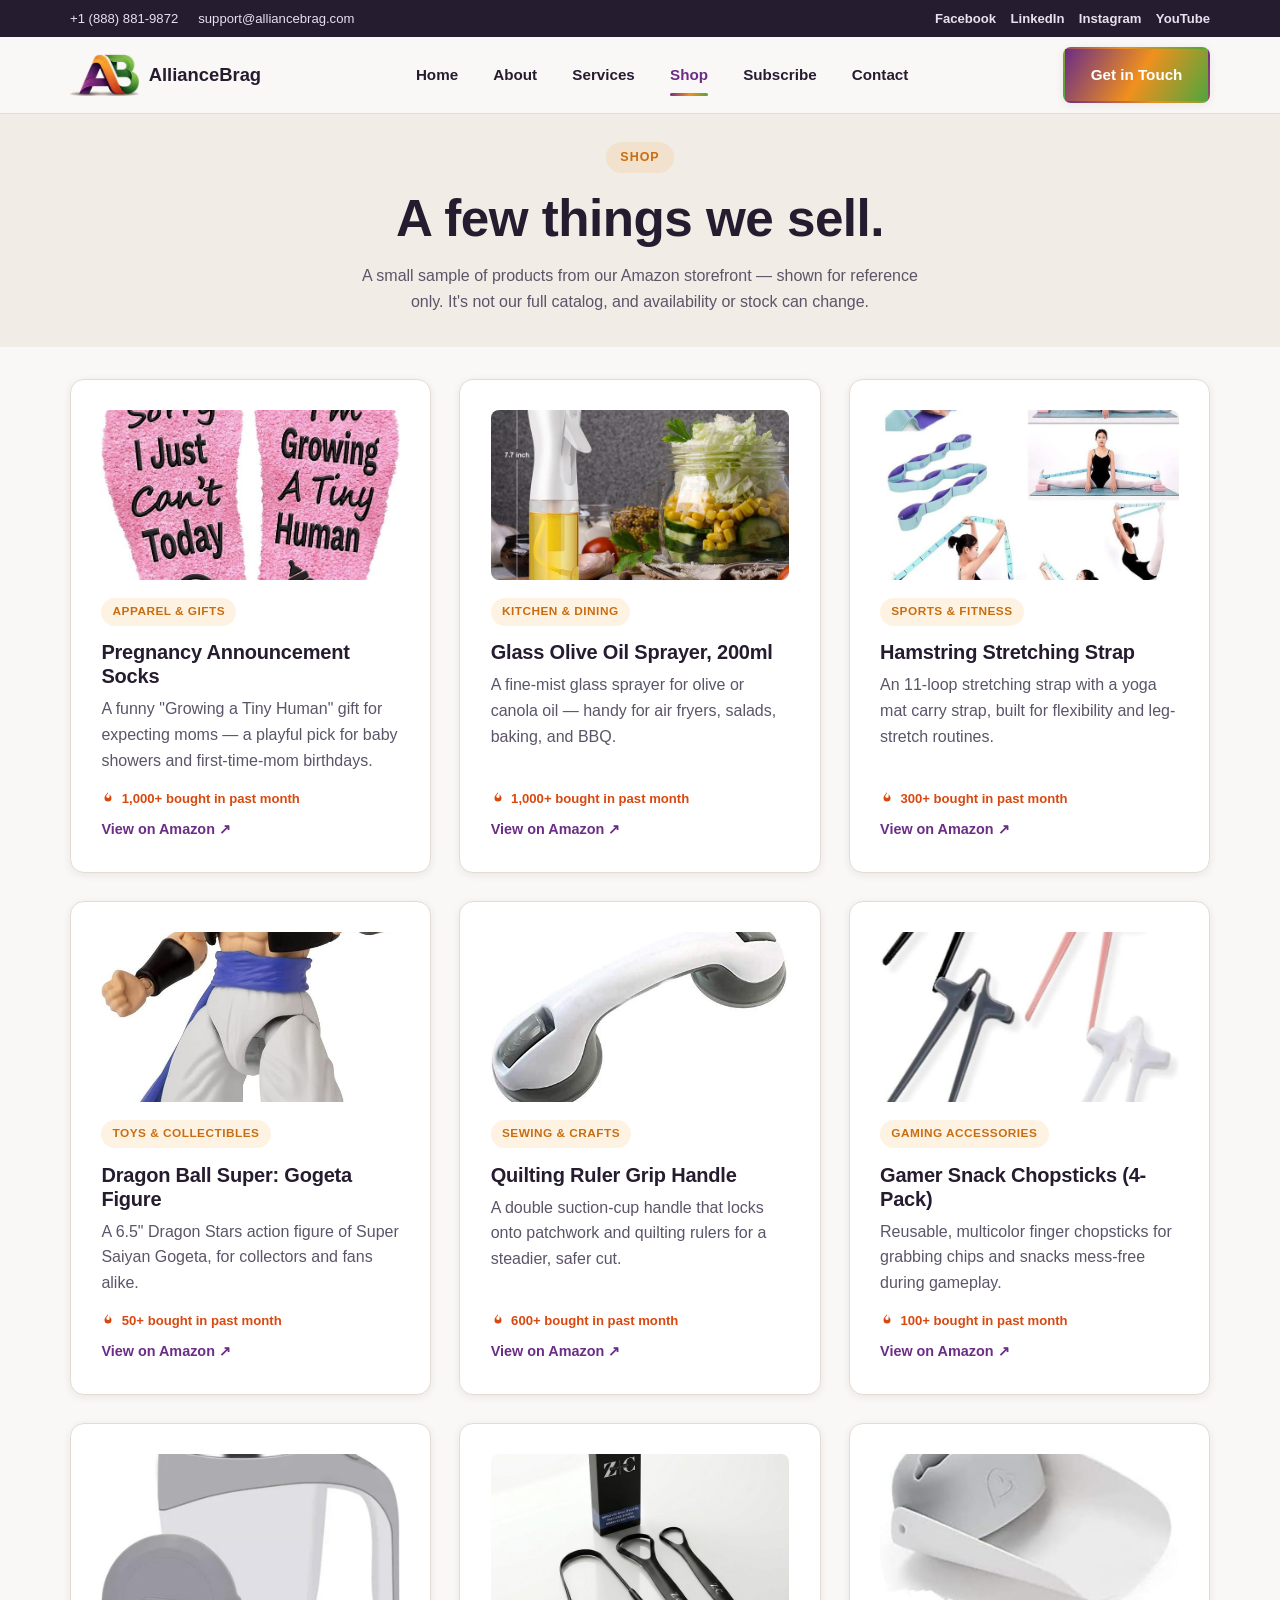
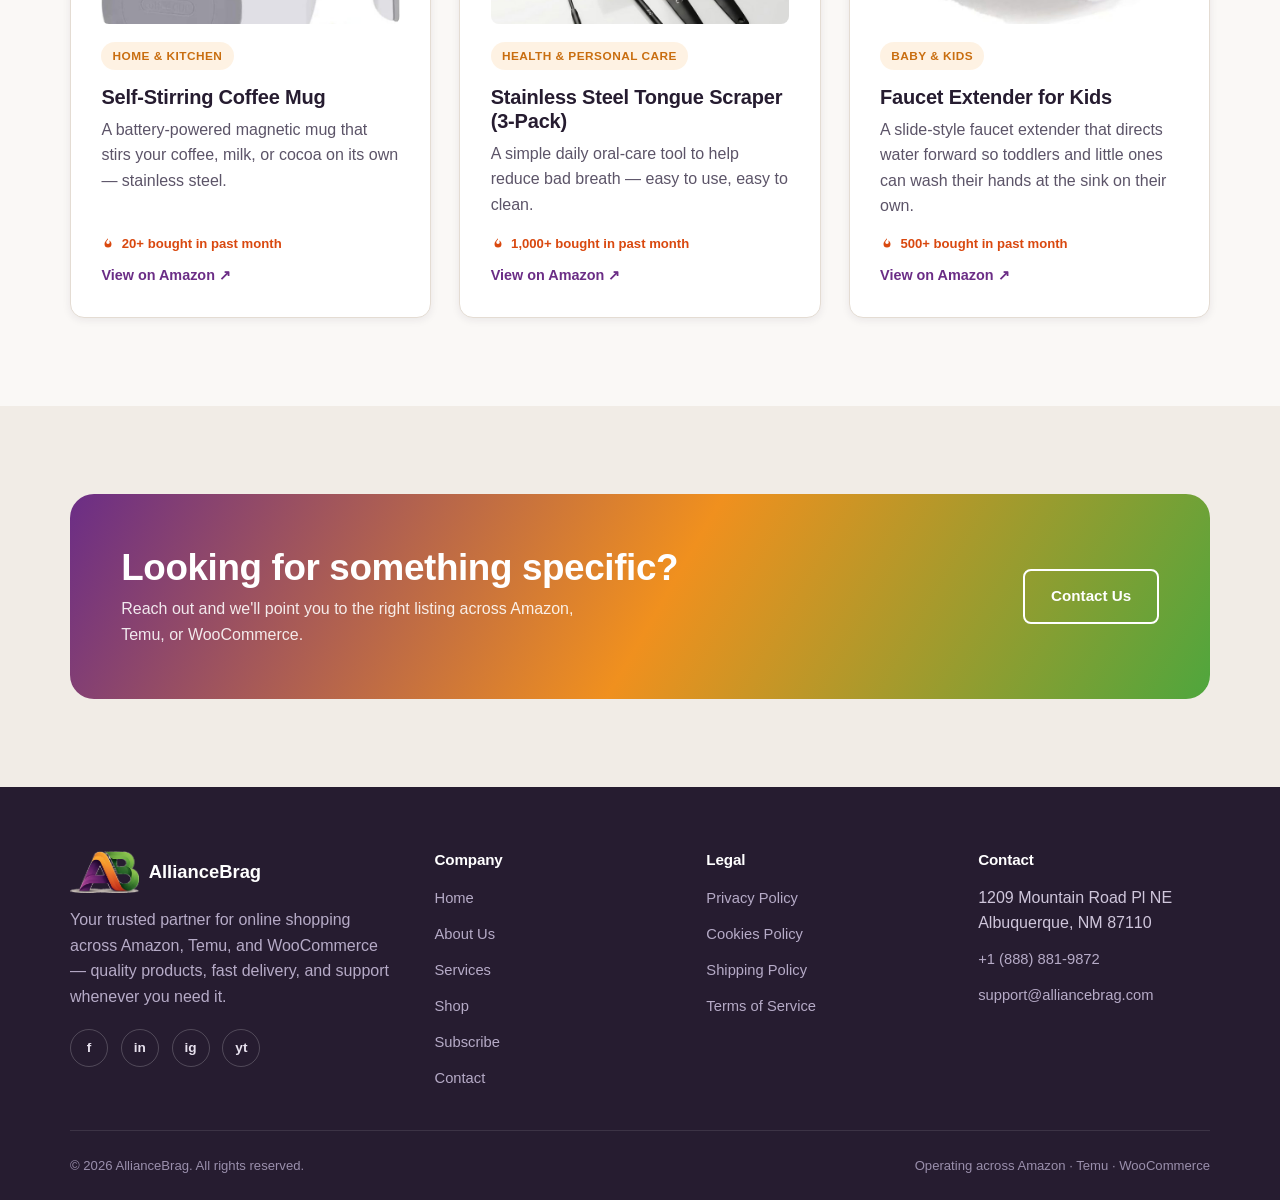
<file: products.html>
<!DOCTYPE html>
<html lang="en">
<head>
<meta charset="UTF-8">
<meta name="viewport" content="width=device-width, initial-scale=1.0">
<title>Shop — AllianceBrag</title>
<meta name="description" content="A sample of products AllianceBrag lists on Amazon — for reference only.">
<link rel="icon" type="image/png" sizes="32x32" href="assets/img/favicon-32.png">
<link rel="icon" type="image/png" sizes="192x192" href="assets/img/favicon-192.png">
<link rel="apple-touch-icon" href="assets/img/favicon-192.png">
<link rel="stylesheet" href="css/styles.css">
</head>
<body>

<div class="topbar">
  <div class="container">
    <div class="topbar-contact">
      <a href="tel:+18888819872">+1 (888) 881-9872</a>
      <span>support@alliancebrag.com</span>
    </div>
    <div class="topbar-social">
      <a href="https://www.facebook.com/profile.php?id=61578755768623" target="_blank" rel="noopener">Facebook</a>
      <a href="https://www.linkedin.com/in/alliancebrag" target="_blank" rel="noopener">LinkedIn</a>
      <a href="https://www.instagram.com/alliancebrag" target="_blank" rel="noopener">Instagram</a>
      <a href="https://www.youtube.com/@AllianceBrag" target="_blank" rel="noopener">YouTube</a>
    </div>
  </div>
</div>

<header class="site-header">
  <div class="container">
    <a href="index.html" class="brand">
      <img src="assets/img/logo-trim.png" alt="AllianceBrag logo">
      AllianceBrag
    </a>
    <nav class="main-nav">
      <a href="index.html">Home</a>
      <a href="about.html">About</a>
      <a href="services.html">Services</a>
      <a href="products.html">Shop</a>
      <a href="subscribe.html">Subscribe</a>
      <a href="contact.html">Contact</a>
    </nav>
    <div class="header-actions">
      <a href="contact.html" class="btn btn-primary">Get in Touch</a>
      <button class="nav-toggle" aria-label="Toggle menu"><span></span><span></span><span></span></button>
    </div>
  </div>
</header>

<main>

  <section class="page-header compact">
    <div class="container">
      <span class="eyebrow">Shop</span>
      <h1>A few things we sell.</h1>
      <p>A small sample of products from our Amazon storefront — shown for reference only. It's not our full catalog, and availability or stock can change.</p>
    </div>
  </section>

  <section class="section pt-tight">
    <div class="container">
      <div class="grid grid-3">

        <div class="card product-card">
          <img class="thumb" src="assets/img/products/product-pregnancy-socks.jpg" alt="Pregnancy Announcement Socks" loading="lazy">
          <span class="category">Apparel &amp; Gifts</span>
          <h3>Pregnancy Announcement Socks</h3>
          <p>A funny "Growing a Tiny Human" gift for expecting moms — a playful pick for baby showers and first-time-mom birthdays.</p>
          <span class="sales-badge"><svg width="14" height="14" viewBox="0 0 24 24" fill="currentColor" stroke="none"><path d="M12 2c1 3-3 4-3 7a3 3 0 006 0c0-1-1-2-1-3 2 1 4 3 4 6a6 6 0 11-12 0c0-4 3-6 6-10z"/></svg>1,000+ bought in past month</span>
          <a class="view-link" href="https://www.amazon.com/dp/B0D4QTXMSR/" target="_blank" rel="noopener">View on Amazon ↗</a>
        </div>

        <div class="card product-card">
          <img class="thumb" src="assets/img/products/product-oil-sprayer.jpg" alt="Glass Olive Oil Sprayer, 200ml" loading="lazy">
          <span class="category">Kitchen &amp; Dining</span>
          <h3>Glass Olive Oil Sprayer, 200ml</h3>
          <p>A fine-mist glass sprayer for olive or canola oil — handy for air fryers, salads, baking, and BBQ.</p>
          <span class="sales-badge"><svg width="14" height="14" viewBox="0 0 24 24" fill="currentColor" stroke="none"><path d="M12 2c1 3-3 4-3 7a3 3 0 006 0c0-1-1-2-1-3 2 1 4 3 4 6a6 6 0 11-12 0c0-4 3-6 6-10z"/></svg>1,000+ bought in past month</span>
          <a class="view-link" href="https://www.amazon.com/dp/B09NKRWXPC" target="_blank" rel="noopener">View on Amazon ↗</a>
        </div>

        <div class="card product-card">
          <img class="thumb" src="assets/img/products/product-stretch-strap.jpg" alt="Hamstring Stretching Strap" loading="lazy">
          <span class="category">Sports &amp; Fitness</span>
          <h3>Hamstring Stretching Strap</h3>
          <p>An 11-loop stretching strap with a yoga mat carry strap, built for flexibility and leg-stretch routines.</p>
          <span class="sales-badge"><svg width="14" height="14" viewBox="0 0 24 24" fill="currentColor" stroke="none"><path d="M12 2c1 3-3 4-3 7a3 3 0 006 0c0-1-1-2-1-3 2 1 4 3 4 6a6 6 0 11-12 0c0-4 3-6 6-10z"/></svg>300+ bought in past month</span>
          <a class="view-link" href="https://www.amazon.com/dp/B089FQDQ94" target="_blank" rel="noopener">View on Amazon ↗</a>
        </div>

        <div class="card product-card">
          <img class="thumb" src="assets/img/products/product-gogeta-figure.jpg" alt="Dragon Ball Super: Gogeta Figure" loading="lazy">
          <span class="category">Toys &amp; Collectibles</span>
          <h3>Dragon Ball Super: Gogeta Figure</h3>
          <p>A 6.5" Dragon Stars action figure of Super Saiyan Gogeta, for collectors and fans alike.</p>
          <span class="sales-badge"><svg width="14" height="14" viewBox="0 0 24 24" fill="currentColor" stroke="none"><path d="M12 2c1 3-3 4-3 7a3 3 0 006 0c0-1-1-2-1-3 2 1 4 3 4 6a6 6 0 11-12 0c0-4 3-6 6-10z"/></svg>50+ bought in past month</span>
          <a class="view-link" href="https://www.amazon.com/dp/B00ESQY9YA" target="_blank" rel="noopener">View on Amazon ↗</a>
        </div>

        <div class="card product-card">
          <img class="thumb" src="assets/img/products/product-ruler-grip.jpg" alt="Quilting Ruler Grip Handle" loading="lazy">
          <span class="category">Sewing &amp; Crafts</span>
          <h3>Quilting Ruler Grip Handle</h3>
          <p>A double suction-cup handle that locks onto patchwork and quilting rulers for a steadier, safer cut.</p>
          <span class="sales-badge"><svg width="14" height="14" viewBox="0 0 24 24" fill="currentColor" stroke="none"><path d="M12 2c1 3-3 4-3 7a3 3 0 006 0c0-1-1-2-1-3 2 1 4 3 4 6a6 6 0 11-12 0c0-4 3-6 6-10z"/></svg>600+ bought in past month</span>
          <a class="view-link" href="https://www.amazon.com/dp/B08HN94D7R" target="_blank" rel="noopener">View on Amazon ↗</a>
        </div>

        <div class="card product-card">
          <img class="thumb" src="assets/img/products/product-snack-chopsticks.jpg" alt="Gamer Snack Chopsticks (4-Pack)" loading="lazy">
          <span class="category">Gaming Accessories</span>
          <h3>Gamer Snack Chopsticks (4-Pack)</h3>
          <p>Reusable, multicolor finger chopsticks for grabbing chips and snacks mess-free during gameplay.</p>
          <span class="sales-badge"><svg width="14" height="14" viewBox="0 0 24 24" fill="currentColor" stroke="none"><path d="M12 2c1 3-3 4-3 7a3 3 0 006 0c0-1-1-2-1-3 2 1 4 3 4 6a6 6 0 11-12 0c0-4 3-6 6-10z"/></svg>100+ bought in past month</span>
          <a class="view-link" href="https://www.amazon.com/dp/B0CG1XNVW9/" target="_blank" rel="noopener">View on Amazon ↗</a>
        </div>

        <div class="card product-card">
          <img class="thumb" src="assets/img/products/product-stirring-mug.jpg" alt="Self-Stirring Coffee Mug" loading="lazy">
          <span class="category">Home &amp; Kitchen</span>
          <h3>Self-Stirring Coffee Mug</h3>
          <p>A battery-powered magnetic mug that stirs your coffee, milk, or cocoa on its own — stainless steel.</p>
          <span class="sales-badge"><svg width="14" height="14" viewBox="0 0 24 24" fill="currentColor" stroke="none"><path d="M12 2c1 3-3 4-3 7a3 3 0 006 0c0-1-1-2-1-3 2 1 4 3 4 6a6 6 0 11-12 0c0-4 3-6 6-10z"/></svg>20+ bought in past month</span>
          <a class="view-link" href="https://www.amazon.com/dp/B0CST6LZ8H" target="_blank" rel="noopener">View on Amazon ↗</a>
        </div>

        <div class="card product-card">
          <img class="thumb" src="assets/img/products/product-tongue-scraper.jpg" alt="Stainless Steel Tongue Scraper (3-Pack)" loading="lazy">
          <span class="category">Health &amp; Personal Care</span>
          <h3>Stainless Steel Tongue Scraper (3-Pack)</h3>
          <p>A simple daily oral-care tool to help reduce bad breath — easy to use, easy to clean.</p>
          <span class="sales-badge"><svg width="14" height="14" viewBox="0 0 24 24" fill="currentColor" stroke="none"><path d="M12 2c1 3-3 4-3 7a3 3 0 006 0c0-1-1-2-1-3 2 1 4 3 4 6a6 6 0 11-12 0c0-4 3-6 6-10z"/></svg>1,000+ bought in past month</span>
          <a class="view-link" href="https://www.amazon.com/dp/B0GVZF1GN7" target="_blank" rel="noopener">View on Amazon ↗</a>
        </div>

        <div class="card product-card">
          <img class="thumb" src="assets/img/products/product-faucet-extender.jpg" alt="Faucet Extender for Kids" loading="lazy">
          <span class="category">Baby &amp; Kids</span>
          <h3>Faucet Extender for Kids</h3>
          <p>A slide-style faucet extender that directs water forward so toddlers and little ones can wash their hands at the sink on their own.</p>
          <span class="sales-badge"><svg width="14" height="14" viewBox="0 0 24 24" fill="currentColor" stroke="none"><path d="M12 2c1 3-3 4-3 7a3 3 0 006 0c0-1-1-2-1-3 2 1 4 3 4 6a6 6 0 11-12 0c0-4 3-6 6-10z"/></svg>500+ bought in past month</span>
          <a class="view-link" href="https://www.amazon.com/dp/B0C4G3BLHG" target="_blank" rel="noopener">View on Amazon ↗</a>
        </div>

      </div>
    </div>
  </section>

  <section class="section section-alt">
    <div class="container">
      <div class="cta-band">
        <div>
          <h2>Looking for something specific?</h2>
          <p>Reach out and we'll point you to the right listing across Amazon, Temu, or WooCommerce.</p>
        </div>
        <a href="contact.html" class="btn btn-outline">Contact Us</a>
      </div>
    </div>
  </section>

</main>

<footer class="site-footer">
  <div class="container">
    <div class="footer-grid">
      <div class="footer-brand">
        <a href="index.html" class="brand">
          <img src="assets/img/logo-trim.png" alt="AllianceBrag logo">
          AllianceBrag
        </a>
        <p>Your trusted partner for online shopping across Amazon, Temu, and WooCommerce — quality products, fast delivery, and support whenever you need it.</p>
        <div class="footer-social">
          <a href="https://www.facebook.com/profile.php?id=61578755768623" target="_blank" rel="noopener" aria-label="Facebook">f</a>
          <a href="https://www.linkedin.com/in/alliancebrag" target="_blank" rel="noopener" aria-label="LinkedIn">in</a>
          <a href="https://www.instagram.com/alliancebrag" target="_blank" rel="noopener" aria-label="Instagram">ig</a>
          <a href="https://www.youtube.com/@AllianceBrag" target="_blank" rel="noopener" aria-label="YouTube">yt</a>
        </div>
      </div>
      <div class="footer-col">
        <h4>Company</h4>
        <ul>
          <li><a href="index.html">Home</a></li>
          <li><a href="about.html">About Us</a></li>
          <li><a href="services.html">Services</a></li>
          <li><a href="products.html">Shop</a></li>
          <li><a href="subscribe.html">Subscribe</a></li>
          <li><a href="contact.html">Contact</a></li>
        </ul>
      </div>
      <div class="footer-col">
        <h4>Legal</h4>
        <ul>
          <li><a href="privacy-policy.html">Privacy Policy</a></li>
          <li><a href="cookies-policy.html">Cookies Policy</a></li>
          <li><a href="shipping-policy.html">Shipping Policy</a></li>
          <li><a href="terms-of-service.html">Terms of Service</a></li>
        </ul>
      </div>
      <div class="footer-col">
        <h4>Contact</h4>
        <ul>
          <li>1209 Mountain Road Pl NE<br>Albuquerque, NM 87110</li>
          <li><a href="tel:+18888819872">+1 (888) 881-9872</a></li>
          <li><a href="mailto:support@alliancebrag.com">support@alliancebrag.com</a></li>
        </ul>
      </div>
    </div>
    <div class="footer-bottom">
      <span>&copy; <span data-year></span> AllianceBrag. All rights reserved.</span>
      <span>Operating across Amazon · Temu · WooCommerce</span>
    </div>
  </div>
</footer>

<script src="js/main.js"></script>
</body>
</html>
</file>
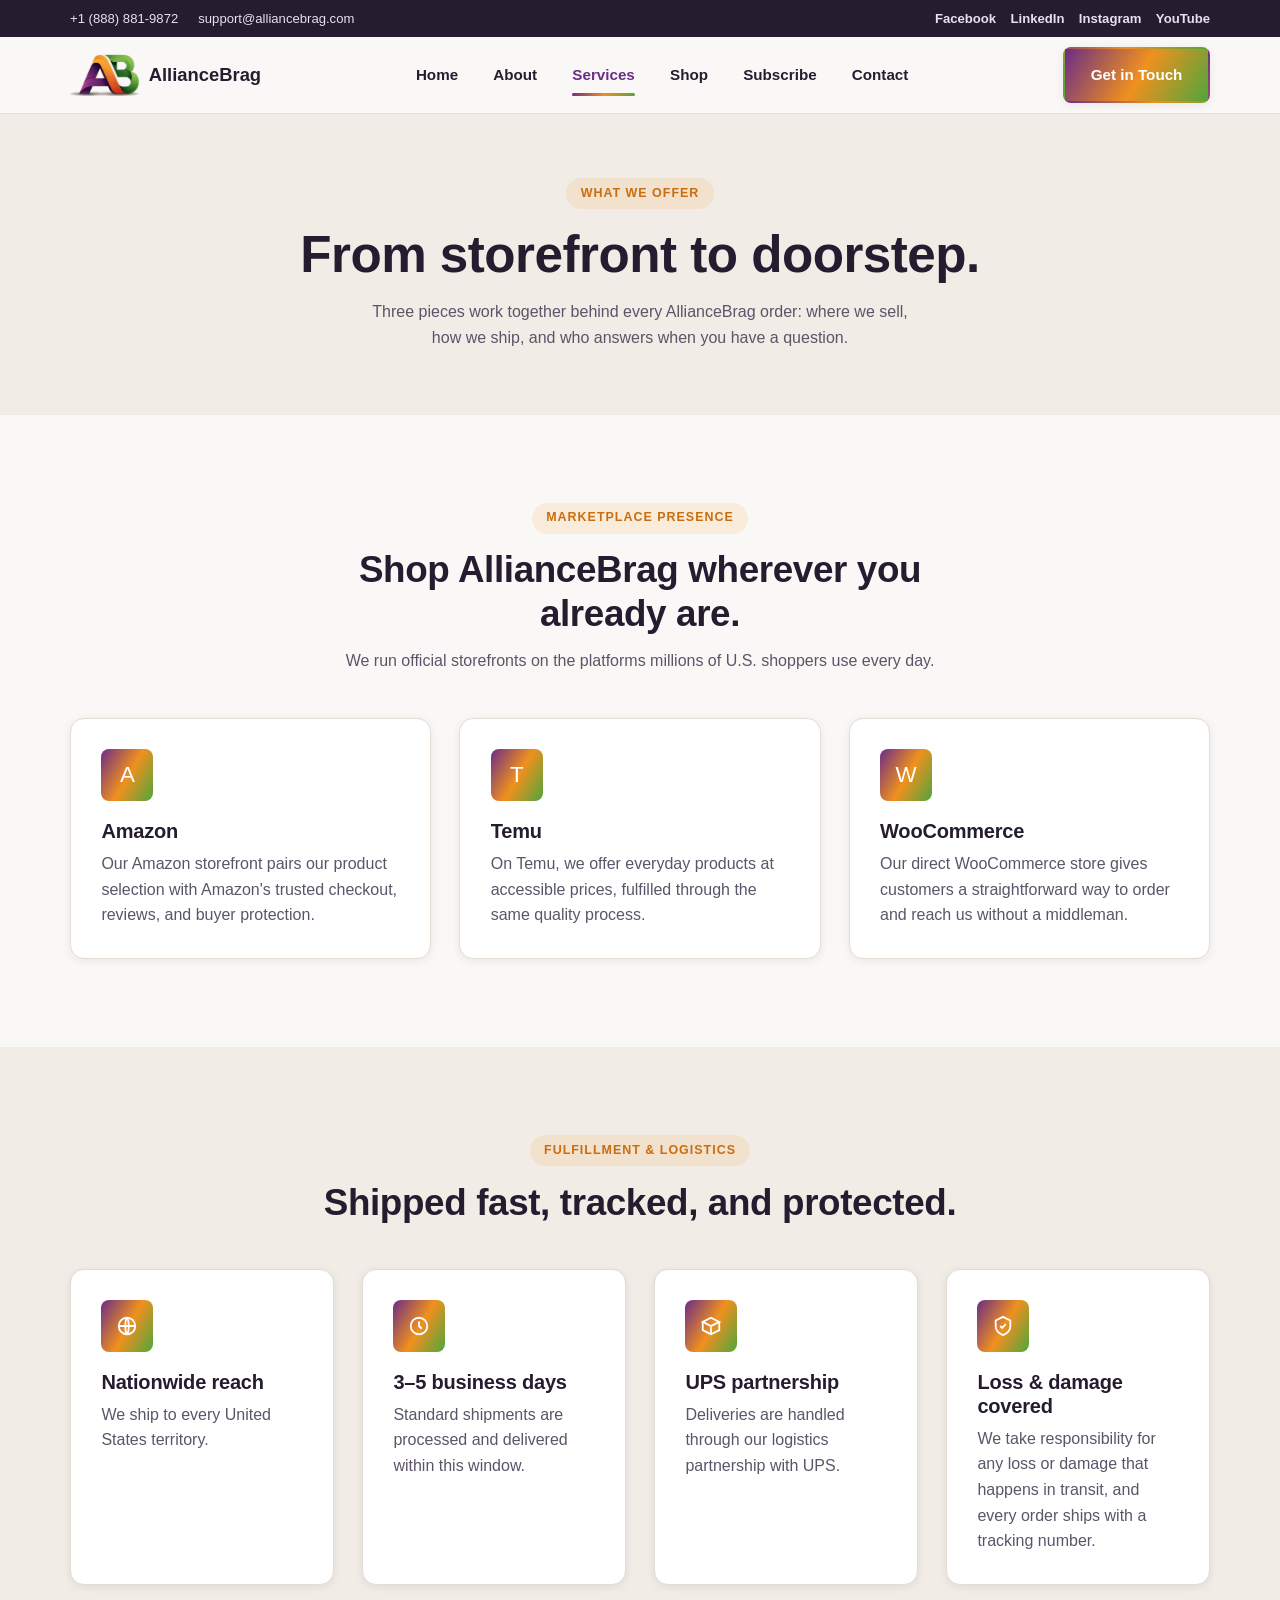
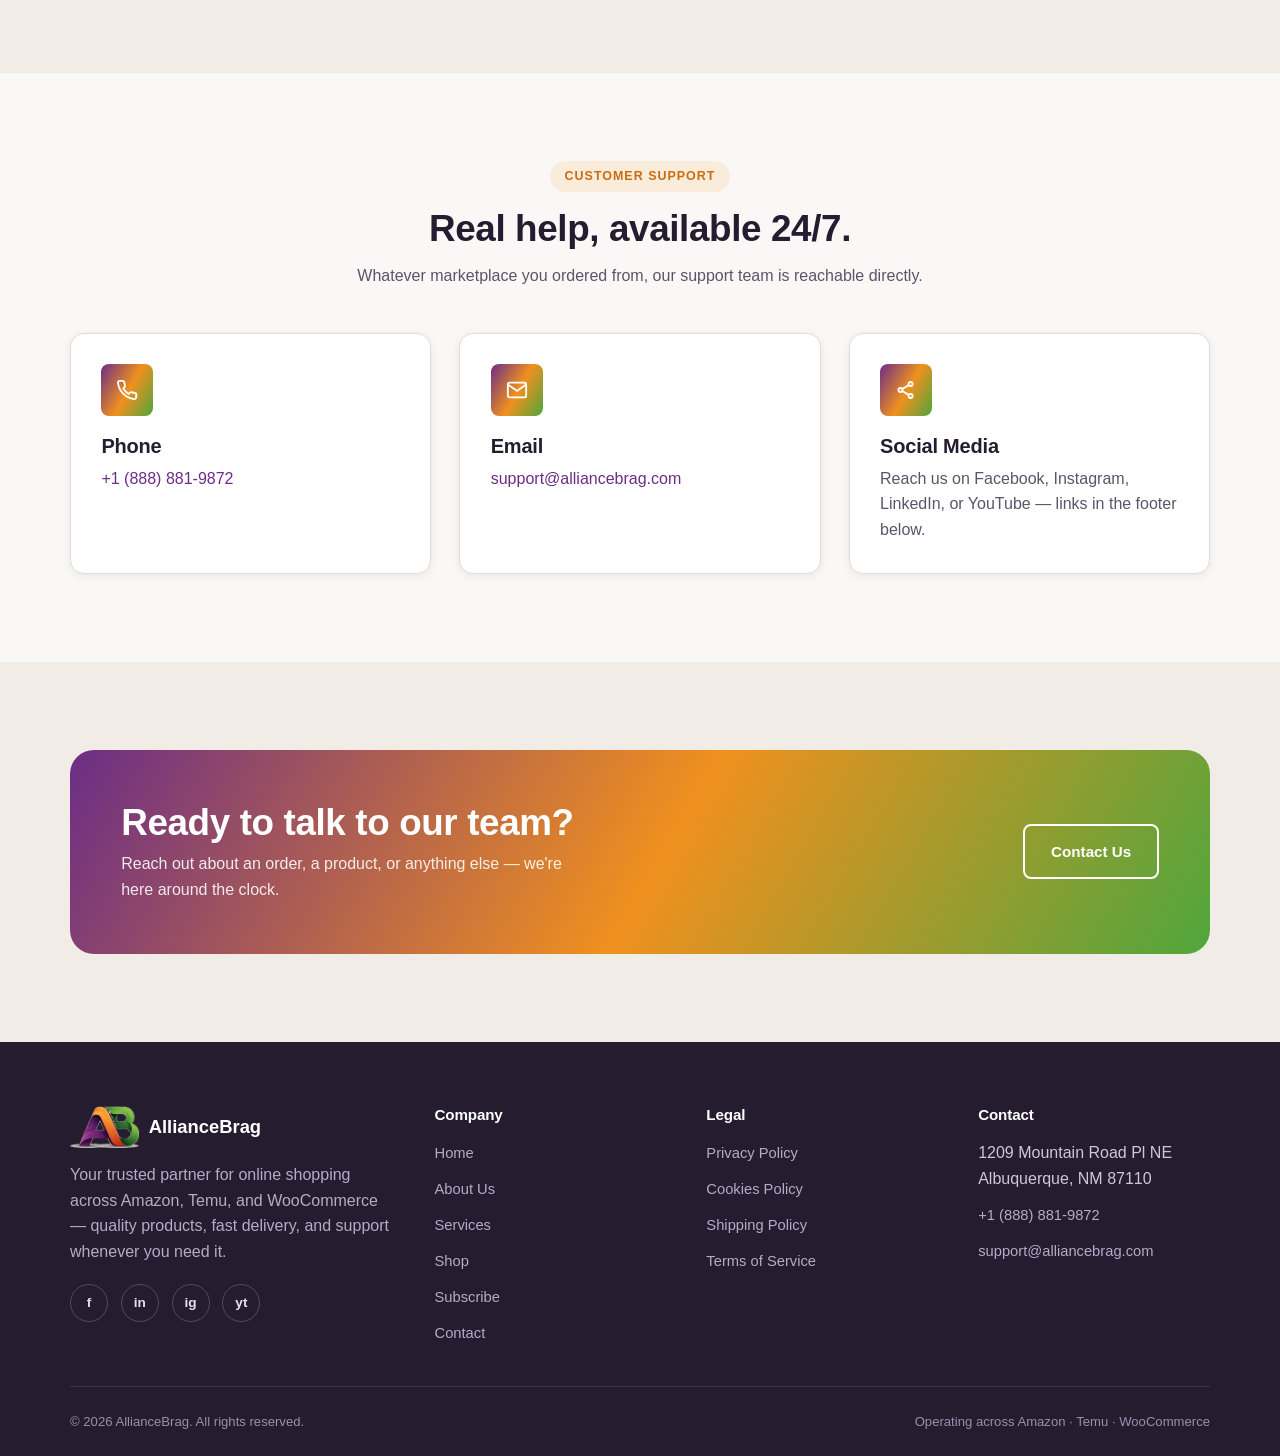
<file: services.html>
<!DOCTYPE html>
<html lang="en">
<head>
<meta charset="UTF-8">
<meta name="viewport" content="width=device-width, initial-scale=1.0">
<title>Services — AllianceBrag</title>
<meta name="description" content="What AllianceBrag offers: marketplace storefronts on Amazon, Temu and WooCommerce, nationwide fulfillment with UPS, and 24/7 customer support.">
<link rel="icon" type="image/png" sizes="32x32" href="assets/img/favicon-32.png">
<link rel="icon" type="image/png" sizes="192x192" href="assets/img/favicon-192.png">
<link rel="apple-touch-icon" href="assets/img/favicon-192.png">
<link rel="stylesheet" href="css/styles.css">
</head>
<body>

<div class="topbar">
  <div class="container">
    <div class="topbar-contact">
      <a href="tel:+18888819872">+1 (888) 881-9872</a>
      <span>support@alliancebrag.com</span>
    </div>
    <div class="topbar-social">
      <a href="https://www.facebook.com/profile.php?id=61578755768623" target="_blank" rel="noopener">Facebook</a>
      <a href="https://www.linkedin.com/in/alliancebrag" target="_blank" rel="noopener">LinkedIn</a>
      <a href="https://www.instagram.com/alliancebrag" target="_blank" rel="noopener">Instagram</a>
      <a href="https://www.youtube.com/@AllianceBrag" target="_blank" rel="noopener">YouTube</a>
    </div>
  </div>
</div>

<header class="site-header">
  <div class="container">
    <a href="index.html" class="brand">
      <img src="assets/img/logo-trim.png" alt="AllianceBrag logo">
      AllianceBrag
    </a>
    <nav class="main-nav">
      <a href="index.html">Home</a>
      <a href="about.html">About</a>
      <a href="services.html">Services</a>
      <a href="products.html">Shop</a>
      <a href="subscribe.html">Subscribe</a>
      <a href="contact.html">Contact</a>
    </nav>
    <div class="header-actions">
      <a href="contact.html" class="btn btn-primary">Get in Touch</a>
      <button class="nav-toggle" aria-label="Toggle menu"><span></span><span></span><span></span></button>
    </div>
  </div>
</header>

<main>

  <section class="page-header">
    <div class="container">
      <span class="eyebrow">What We Offer</span>
      <h1>From storefront to doorstep.</h1>
      <p>Three pieces work together behind every AllianceBrag order: where we sell, how we ship, and who answers when you have a question.</p>
    </div>
  </section>

  <section class="section">
    <div class="container">
      <div class="section-head">
        <span class="eyebrow">Marketplace presence</span>
        <h2>Shop AllianceBrag wherever you already are.</h2>
        <p>We run official storefronts on the platforms millions of U.S. shoppers use every day.</p>
      </div>
      <div class="grid grid-3">
        <div class="card">
          <div class="card-icon">A</div>
          <h3>Amazon</h3>
          <p>Our Amazon storefront pairs our product selection with Amazon's trusted checkout, reviews, and buyer protection.</p>
        </div>
        <div class="card">
          <div class="card-icon">T</div>
          <h3>Temu</h3>
          <p>On Temu, we offer everyday products at accessible prices, fulfilled through the same quality process.</p>
        </div>
        <div class="card">
          <div class="card-icon">W</div>
          <h3>WooCommerce</h3>
          <p>Our direct WooCommerce store gives customers a straightforward way to order and reach us without a middleman.</p>
        </div>
      </div>
    </div>
  </section>

  <section class="section section-alt">
    <div class="container">
      <div class="section-head">
        <span class="eyebrow">Fulfillment &amp; logistics</span>
        <h2>Shipped fast, tracked, and protected.</h2>
      </div>
      <div class="grid grid-4">
        <div class="card">
          <div class="card-icon"><svg width="22" height="22" viewBox="0 0 24 24" fill="none" stroke="currentColor" stroke-width="2"><circle cx="12" cy="12" r="9"/><path d="M3 12h18M12 3c2.5 2.7 2.5 15.3 0 18M12 3c-2.5 2.7-2.5 15.3 0 18"/></svg></div>
          <h3>Nationwide reach</h3>
          <p>We ship to every United States territory.</p>
        </div>
        <div class="card">
          <div class="card-icon"><svg width="22" height="22" viewBox="0 0 24 24" fill="none" stroke="currentColor" stroke-width="2"><circle cx="12" cy="12" r="9"/><path d="M12 7v5l3 3"/></svg></div>
          <h3>3–5 business days</h3>
          <p>Standard shipments are processed and delivered within this window.</p>
        </div>
        <div class="card">
          <div class="card-icon"><svg width="22" height="22" viewBox="0 0 24 24" fill="none" stroke="currentColor" stroke-width="2"><path d="M3 7.5l9-4.5 9 4.5-9 4.5-9-4.5z"/><path d="M3 7.5v9l9 4.5 9-4.5v-9"/><path d="M12 12v9"/></svg></div>
          <h3>UPS partnership</h3>
          <p>Deliveries are handled through our logistics partnership with UPS.</p>
        </div>
        <div class="card">
          <div class="card-icon"><svg width="22" height="22" viewBox="0 0 24 24" fill="none" stroke="currentColor" stroke-width="2"><path d="M12 2l8 4v6c0 5-3.5 8-8 10-4.5-2-8-5-8-10V6l8-4z"/><path d="M9 12l2 2 4-4"/></svg></div>
          <h3>Loss &amp; damage covered</h3>
          <p>We take responsibility for any loss or damage that happens in transit, and every order ships with a tracking number.</p>
        </div>
      </div>
    </div>
  </section>

  <section class="section">
    <div class="container">
      <div class="section-head">
        <span class="eyebrow">Customer support</span>
        <h2>Real help, available 24/7.</h2>
        <p>Whatever marketplace you ordered from, our support team is reachable directly.</p>
      </div>
      <div class="grid grid-3">
        <div class="card">
          <div class="card-icon"><svg width="22" height="22" viewBox="0 0 24 24" fill="none" stroke="currentColor" stroke-width="2"><path d="M22 16.9v3a2 2 0 01-2.2 2 19.8 19.8 0 01-8.6-3.1 19.5 19.5 0 01-6-6 19.8 19.8 0 01-3.1-8.7A2 2 0 014.1 2h3a2 2 0 012 1.7c.1 1.1.4 2.2.7 3.2a2 2 0 01-.5 2.1L8 10.3a16 16 0 006 6l1.3-1.3a2 2 0 012.1-.5c1 .4 2.1.6 3.2.7a2 2 0 011.7 2z"/></svg></div>
          <h3>Phone</h3>
          <p><a href="tel:+18888819872">+1 (888) 881-9872</a></p>
        </div>
        <div class="card">
          <div class="card-icon"><svg width="22" height="22" viewBox="0 0 24 24" fill="none" stroke="currentColor" stroke-width="2"><rect x="2" y="4" width="20" height="16" rx="2"/><path d="M22 6l-10 7L2 6"/></svg></div>
          <h3>Email</h3>
          <p><a href="mailto:support@alliancebrag.com">support@alliancebrag.com</a></p>
        </div>
        <div class="card">
          <div class="card-icon"><svg width="22" height="22" viewBox="0 0 24 24" fill="none" stroke="currentColor" stroke-width="2"><circle cx="6" cy="12" r="2.2"/><circle cx="17" cy="5.5" r="2.2"/><circle cx="17" cy="18.5" r="2.2"/><path d="M8 11l7-4.3M8 13l7 4.3"/></svg></div>
          <h3>Social Media</h3>
          <p>Reach us on Facebook, Instagram, LinkedIn, or YouTube — links in the footer below.</p>
        </div>
      </div>
    </div>
  </section>

  <section class="section section-alt">
    <div class="container">
      <div class="cta-band">
        <div>
          <h2>Ready to talk to our team?</h2>
          <p>Reach out about an order, a product, or anything else — we're here around the clock.</p>
        </div>
        <a href="contact.html" class="btn btn-outline">Contact Us</a>
      </div>
    </div>
  </section>

</main>

<footer class="site-footer">
  <div class="container">
    <div class="footer-grid">
      <div class="footer-brand">
        <a href="index.html" class="brand">
          <img src="assets/img/logo-trim.png" alt="AllianceBrag logo">
          AllianceBrag
        </a>
        <p>Your trusted partner for online shopping across Amazon, Temu, and WooCommerce — quality products, fast delivery, and support whenever you need it.</p>
        <div class="footer-social">
          <a href="https://www.facebook.com/profile.php?id=61578755768623" target="_blank" rel="noopener" aria-label="Facebook">f</a>
          <a href="https://www.linkedin.com/in/alliancebrag" target="_blank" rel="noopener" aria-label="LinkedIn">in</a>
          <a href="https://www.instagram.com/alliancebrag" target="_blank" rel="noopener" aria-label="Instagram">ig</a>
          <a href="https://www.youtube.com/@AllianceBrag" target="_blank" rel="noopener" aria-label="YouTube">yt</a>
        </div>
      </div>
      <div class="footer-col">
        <h4>Company</h4>
        <ul>
          <li><a href="index.html">Home</a></li>
          <li><a href="about.html">About Us</a></li>
          <li><a href="services.html">Services</a></li>
          <li><a href="products.html">Shop</a></li>
          <li><a href="subscribe.html">Subscribe</a></li>
          <li><a href="contact.html">Contact</a></li>
        </ul>
      </div>
      <div class="footer-col">
        <h4>Legal</h4>
        <ul>
          <li><a href="privacy-policy.html">Privacy Policy</a></li>
          <li><a href="cookies-policy.html">Cookies Policy</a></li>
          <li><a href="shipping-policy.html">Shipping Policy</a></li>
          <li><a href="terms-of-service.html">Terms of Service</a></li>
        </ul>
      </div>
      <div class="footer-col">
        <h4>Contact</h4>
        <ul>
          <li>1209 Mountain Road Pl NE<br>Albuquerque, NM 87110</li>
          <li><a href="tel:+18888819872">+1 (888) 881-9872</a></li>
          <li><a href="mailto:support@alliancebrag.com">support@alliancebrag.com</a></li>
        </ul>
      </div>
    </div>
    <div class="footer-bottom">
      <span>&copy; <span data-year></span> AllianceBrag. All rights reserved.</span>
      <span>Operating across Amazon · Temu · WooCommerce</span>
    </div>
  </div>
</footer>

<script src="js/main.js"></script>
</body>
</html>
</file>
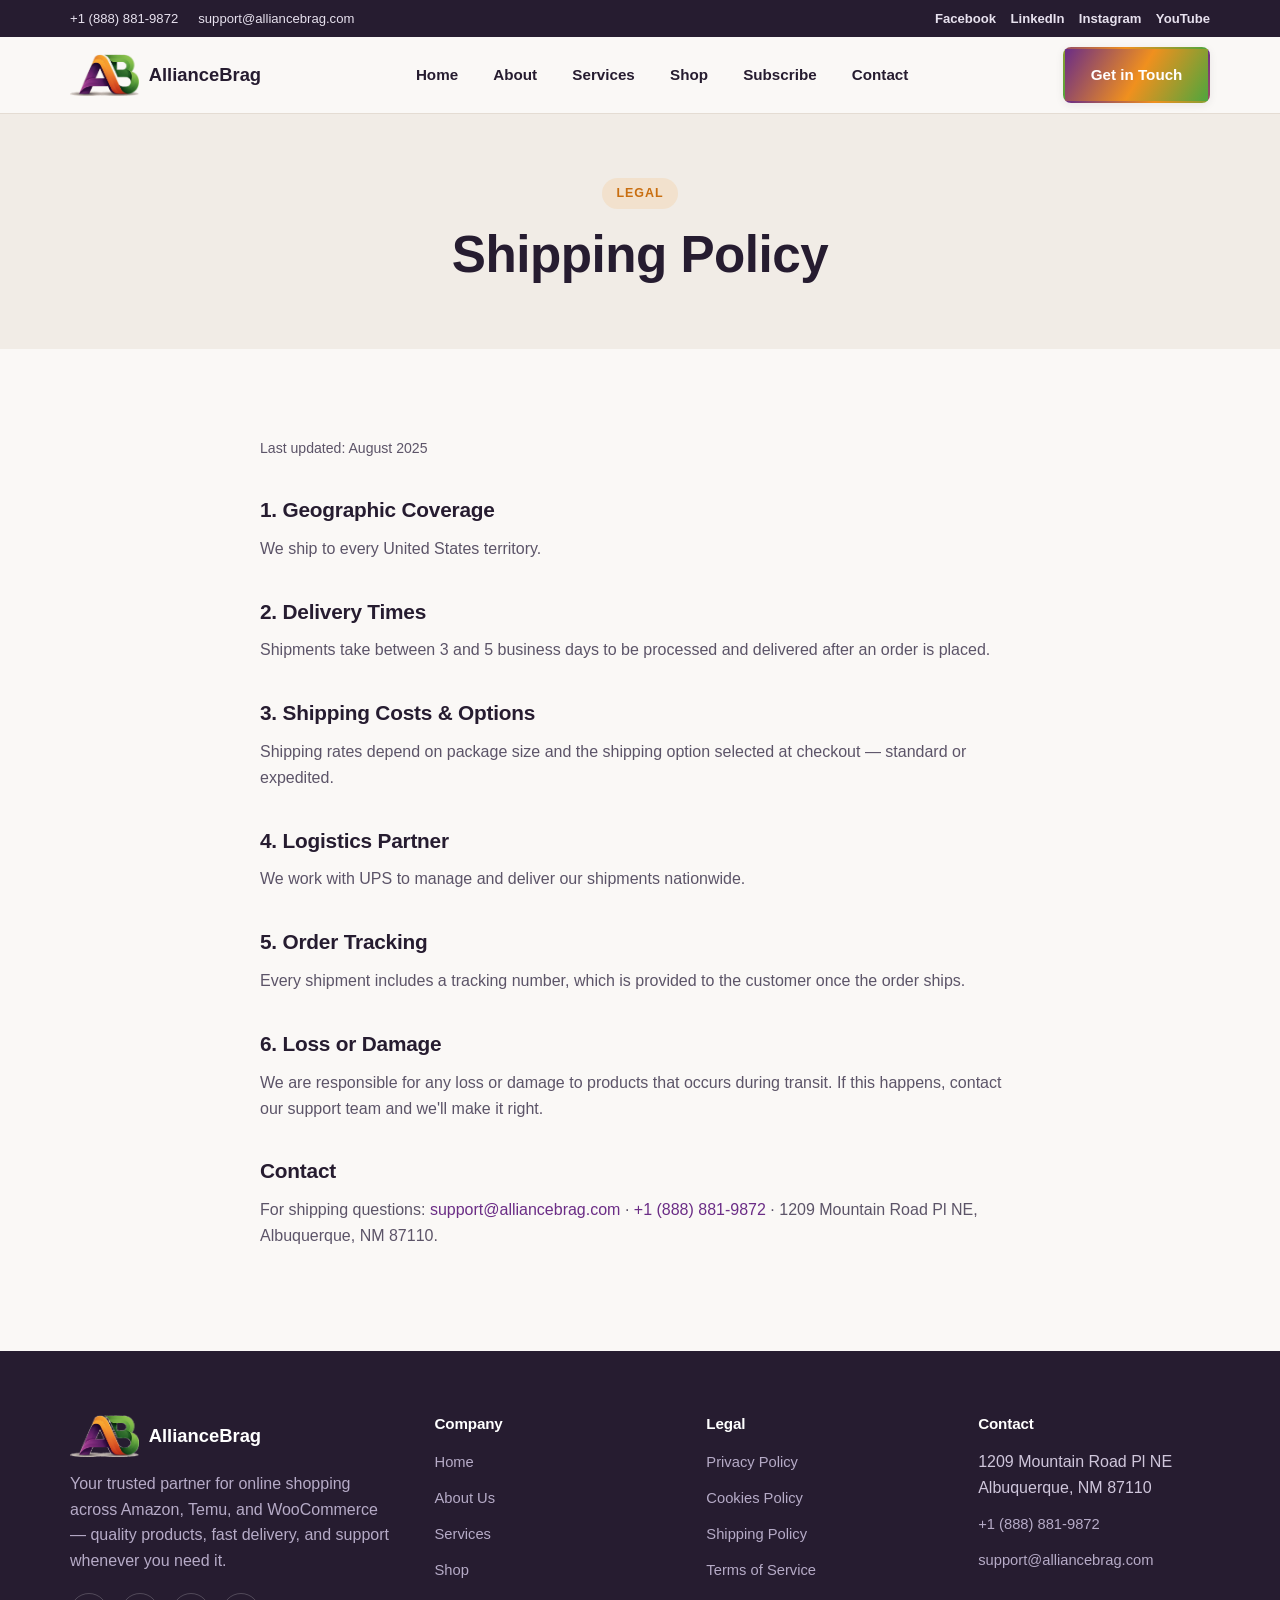
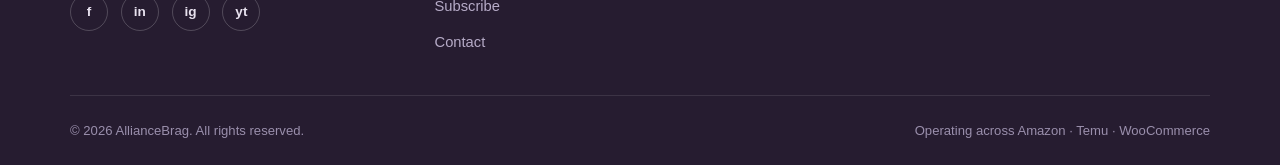
<file: shipping-policy.html>
<!DOCTYPE html>
<html lang="en">
<head>
<meta charset="UTF-8">
<meta name="viewport" content="width=device-width, initial-scale=1.0">
<title>Shipping Policy — AllianceBrag</title>
<meta name="description" content="AllianceBrag shipping coverage, delivery times, tracking, and how we handle loss or damage in transit.">
<link rel="icon" type="image/png" sizes="32x32" href="assets/img/favicon-32.png">
<link rel="icon" type="image/png" sizes="192x192" href="assets/img/favicon-192.png">
<link rel="apple-touch-icon" href="assets/img/favicon-192.png">
<link rel="stylesheet" href="css/styles.css">
</head>
<body>

<div class="topbar">
  <div class="container">
    <div class="topbar-contact">
      <a href="tel:+18888819872">+1 (888) 881-9872</a>
      <span>support@alliancebrag.com</span>
    </div>
    <div class="topbar-social">
      <a href="https://www.facebook.com/profile.php?id=61578755768623" target="_blank" rel="noopener">Facebook</a>
      <a href="https://www.linkedin.com/in/alliancebrag" target="_blank" rel="noopener">LinkedIn</a>
      <a href="https://www.instagram.com/alliancebrag" target="_blank" rel="noopener">Instagram</a>
      <a href="https://www.youtube.com/@AllianceBrag" target="_blank" rel="noopener">YouTube</a>
    </div>
  </div>
</div>

<header class="site-header">
  <div class="container">
    <a href="index.html" class="brand">
      <img src="assets/img/logo-trim.png" alt="AllianceBrag logo">
      AllianceBrag
    </a>
    <nav class="main-nav">
      <a href="index.html">Home</a>
      <a href="about.html">About</a>
      <a href="services.html">Services</a>
      <a href="products.html">Shop</a>
      <a href="subscribe.html">Subscribe</a>
      <a href="contact.html">Contact</a>
    </nav>
    <div class="header-actions">
      <a href="contact.html" class="btn btn-primary">Get in Touch</a>
      <button class="nav-toggle" aria-label="Toggle menu"><span></span><span></span><span></span></button>
    </div>
  </div>
</header>

<main>

  <section class="page-header">
    <div class="container">
      <span class="eyebrow">Legal</span>
      <h1>Shipping Policy</h1>
    </div>
  </section>

  <section class="section">
    <div class="container">
      <div class="legal-content">
        <p class="updated">Last updated: August 2025</p>

        <h2>1. Geographic Coverage</h2>
        <p>We ship to every United States territory.</p>

        <h2>2. Delivery Times</h2>
        <p>Shipments take between 3 and 5 business days to be processed and delivered after an order is placed.</p>

        <h2>3. Shipping Costs &amp; Options</h2>
        <p>Shipping rates depend on package size and the shipping option selected at checkout — standard or expedited.</p>

        <h2>4. Logistics Partner</h2>
        <p>We work with UPS to manage and deliver our shipments nationwide.</p>

        <h2>5. Order Tracking</h2>
        <p>Every shipment includes a tracking number, which is provided to the customer once the order ships.</p>

        <h2>6. Loss or Damage</h2>
        <p>We are responsible for any loss or damage to products that occurs during transit. If this happens, contact our support team and we'll make it right.</p>

        <h2>Contact</h2>
        <p>For shipping questions: <a href="mailto:support@alliancebrag.com">support@alliancebrag.com</a> · <a href="tel:+18888819872">+1 (888) 881-9872</a> · 1209 Mountain Road Pl NE, Albuquerque, NM 87110.</p>
      </div>
    </div>
  </section>

</main>

<footer class="site-footer">
  <div class="container">
    <div class="footer-grid">
      <div class="footer-brand">
        <a href="index.html" class="brand">
          <img src="assets/img/logo-trim.png" alt="AllianceBrag logo">
          AllianceBrag
        </a>
        <p>Your trusted partner for online shopping across Amazon, Temu, and WooCommerce — quality products, fast delivery, and support whenever you need it.</p>
        <div class="footer-social">
          <a href="https://www.facebook.com/profile.php?id=61578755768623" target="_blank" rel="noopener" aria-label="Facebook">f</a>
          <a href="https://www.linkedin.com/in/alliancebrag" target="_blank" rel="noopener" aria-label="LinkedIn">in</a>
          <a href="https://www.instagram.com/alliancebrag" target="_blank" rel="noopener" aria-label="Instagram">ig</a>
          <a href="https://www.youtube.com/@AllianceBrag" target="_blank" rel="noopener" aria-label="YouTube">yt</a>
        </div>
      </div>
      <div class="footer-col">
        <h4>Company</h4>
        <ul>
          <li><a href="index.html">Home</a></li>
          <li><a href="about.html">About Us</a></li>
          <li><a href="services.html">Services</a></li>
          <li><a href="products.html">Shop</a></li>
          <li><a href="subscribe.html">Subscribe</a></li>
          <li><a href="contact.html">Contact</a></li>
        </ul>
      </div>
      <div class="footer-col">
        <h4>Legal</h4>
        <ul>
          <li><a href="privacy-policy.html">Privacy Policy</a></li>
          <li><a href="cookies-policy.html">Cookies Policy</a></li>
          <li><a href="shipping-policy.html">Shipping Policy</a></li>
          <li><a href="terms-of-service.html">Terms of Service</a></li>
        </ul>
      </div>
      <div class="footer-col">
        <h4>Contact</h4>
        <ul>
          <li>1209 Mountain Road Pl NE<br>Albuquerque, NM 87110</li>
          <li><a href="tel:+18888819872">+1 (888) 881-9872</a></li>
          <li><a href="mailto:support@alliancebrag.com">support@alliancebrag.com</a></li>
        </ul>
      </div>
    </div>
    <div class="footer-bottom">
      <span>&copy; <span data-year></span> AllianceBrag. All rights reserved.</span>
      <span>Operating across Amazon · Temu · WooCommerce</span>
    </div>
  </div>
</footer>

<script src="js/main.js"></script>
</body>
</html>
</file>
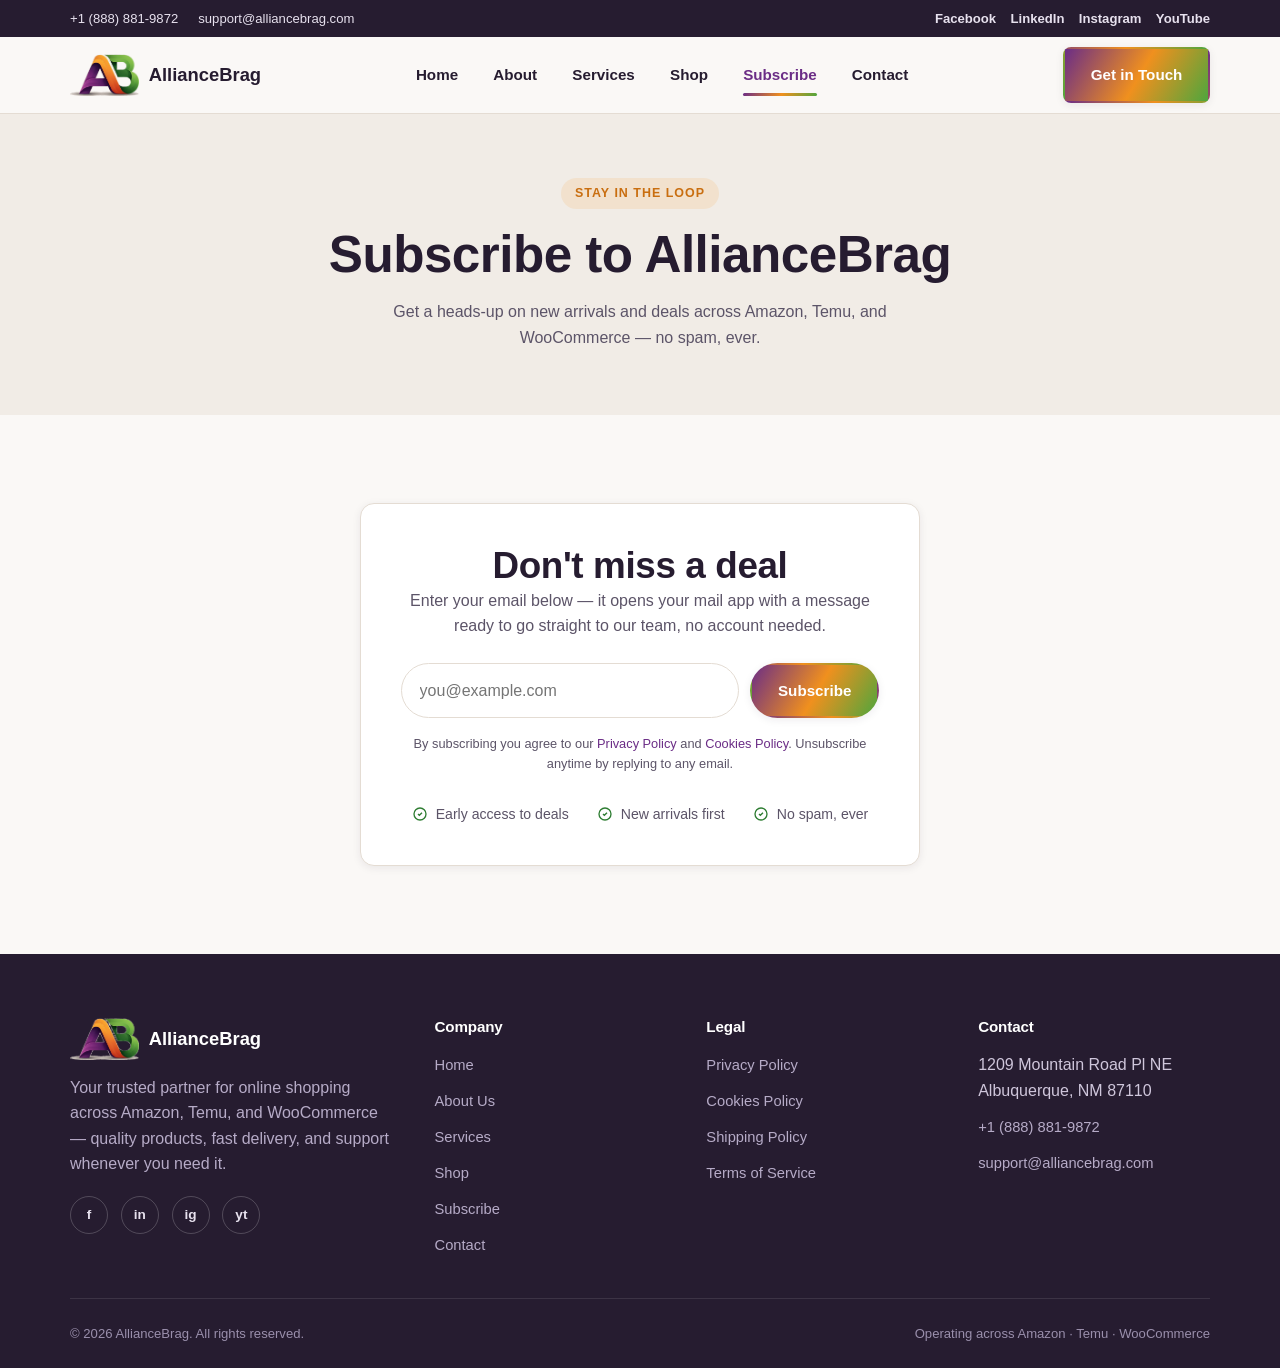
<file: subscribe.html>
<!DOCTYPE html>
<html lang="en">
<head>
<meta charset="UTF-8">
<meta name="viewport" content="width=device-width, initial-scale=1.0">
<title>Subscribe — AllianceBrag</title>
<meta name="description" content="Subscribe to AllianceBrag updates and never miss a deal across Amazon, Temu, and WooCommerce.">
<link rel="icon" type="image/png" sizes="32x32" href="assets/img/favicon-32.png">
<link rel="icon" type="image/png" sizes="192x192" href="assets/img/favicon-192.png">
<link rel="apple-touch-icon" href="assets/img/favicon-192.png">
<link rel="stylesheet" href="css/styles.css">
</head>
<body>

<div class="topbar">
  <div class="container">
    <div class="topbar-contact">
      <a href="tel:+18888819872">+1 (888) 881-9872</a>
      <span>support@alliancebrag.com</span>
    </div>
    <div class="topbar-social">
      <a href="https://www.facebook.com/profile.php?id=61578755768623" target="_blank" rel="noopener">Facebook</a>
      <a href="https://www.linkedin.com/in/alliancebrag" target="_blank" rel="noopener">LinkedIn</a>
      <a href="https://www.instagram.com/alliancebrag" target="_blank" rel="noopener">Instagram</a>
      <a href="https://www.youtube.com/@AllianceBrag" target="_blank" rel="noopener">YouTube</a>
    </div>
  </div>
</div>

<header class="site-header">
  <div class="container">
    <a href="index.html" class="brand">
      <img src="assets/img/logo-trim.png" alt="AllianceBrag logo">
      AllianceBrag
    </a>
    <nav class="main-nav">
      <a href="index.html">Home</a>
      <a href="about.html">About</a>
      <a href="services.html">Services</a>
      <a href="products.html">Shop</a>
      <a href="subscribe.html">Subscribe</a>
      <a href="contact.html">Contact</a>
    </nav>
    <div class="header-actions">
      <a href="contact.html" class="btn btn-primary">Get in Touch</a>
      <button class="nav-toggle" aria-label="Toggle menu"><span></span><span></span><span></span></button>
    </div>
  </div>
</header>

<main>

  <section class="page-header">
    <div class="container">
      <span class="eyebrow">Stay in the loop</span>
      <h1>Subscribe to AllianceBrag</h1>
      <p>Get a heads-up on new arrivals and deals across Amazon, Temu, and WooCommerce — no spam, ever.</p>
    </div>
  </section>

  <section class="section">
    <div class="container">
      <div class="subscribe-box card">
        <h2>Don't miss a deal</h2>
        <p>Enter your email below — it opens your mail app with a message ready to go straight to our team, no account needed.</p>
        <form id="subscribe-form" class="subscribe-form">
          <input type="email" id="subscribe-email" placeholder="you@example.com" required>
          <button type="submit" class="btn btn-primary">Subscribe</button>
        </form>
        <p class="subscribe-note">By subscribing you agree to our <a href="privacy-policy.html">Privacy Policy</a> and <a href="cookies-policy.html">Cookies Policy</a>. Unsubscribe anytime by replying to any email.</p>
        <ul class="subscribe-perks">
          <li><svg width="16" height="16" viewBox="0 0 24 24" fill="none" stroke="currentColor" stroke-width="2"><circle cx="12" cy="12" r="9"/><path d="M9 12l2 2 4-4"/></svg> Early access to deals</li>
          <li><svg width="16" height="16" viewBox="0 0 24 24" fill="none" stroke="currentColor" stroke-width="2"><circle cx="12" cy="12" r="9"/><path d="M9 12l2 2 4-4"/></svg> New arrivals first</li>
          <li><svg width="16" height="16" viewBox="0 0 24 24" fill="none" stroke="currentColor" stroke-width="2"><circle cx="12" cy="12" r="9"/><path d="M9 12l2 2 4-4"/></svg> No spam, ever</li>
        </ul>
      </div>
    </div>
  </section>

</main>

<footer class="site-footer">
  <div class="container">
    <div class="footer-grid">
      <div class="footer-brand">
        <a href="index.html" class="brand">
          <img src="assets/img/logo-trim.png" alt="AllianceBrag logo">
          AllianceBrag
        </a>
        <p>Your trusted partner for online shopping across Amazon, Temu, and WooCommerce — quality products, fast delivery, and support whenever you need it.</p>
        <div class="footer-social">
          <a href="https://www.facebook.com/profile.php?id=61578755768623" target="_blank" rel="noopener" aria-label="Facebook">f</a>
          <a href="https://www.linkedin.com/in/alliancebrag" target="_blank" rel="noopener" aria-label="LinkedIn">in</a>
          <a href="https://www.instagram.com/alliancebrag" target="_blank" rel="noopener" aria-label="Instagram">ig</a>
          <a href="https://www.youtube.com/@AllianceBrag" target="_blank" rel="noopener" aria-label="YouTube">yt</a>
        </div>
      </div>
      <div class="footer-col">
        <h4>Company</h4>
        <ul>
          <li><a href="index.html">Home</a></li>
          <li><a href="about.html">About Us</a></li>
          <li><a href="services.html">Services</a></li>
          <li><a href="products.html">Shop</a></li>
          <li><a href="subscribe.html">Subscribe</a></li>
          <li><a href="contact.html">Contact</a></li>
        </ul>
      </div>
      <div class="footer-col">
        <h4>Legal</h4>
        <ul>
          <li><a href="privacy-policy.html">Privacy Policy</a></li>
          <li><a href="cookies-policy.html">Cookies Policy</a></li>
          <li><a href="shipping-policy.html">Shipping Policy</a></li>
          <li><a href="terms-of-service.html">Terms of Service</a></li>
        </ul>
      </div>
      <div class="footer-col">
        <h4>Contact</h4>
        <ul>
          <li>1209 Mountain Road Pl NE<br>Albuquerque, NM 87110</li>
          <li><a href="tel:+18888819872">+1 (888) 881-9872</a></li>
          <li><a href="mailto:support@alliancebrag.com">support@alliancebrag.com</a></li>
        </ul>
      </div>
    </div>
    <div class="footer-bottom">
      <span>&copy; <span data-year></span> AllianceBrag. All rights reserved.</span>
      <span>Operating across Amazon · Temu · WooCommerce</span>
    </div>
  </div>
</footer>

<script src="js/main.js"></script>
</body>
</html>
</file>
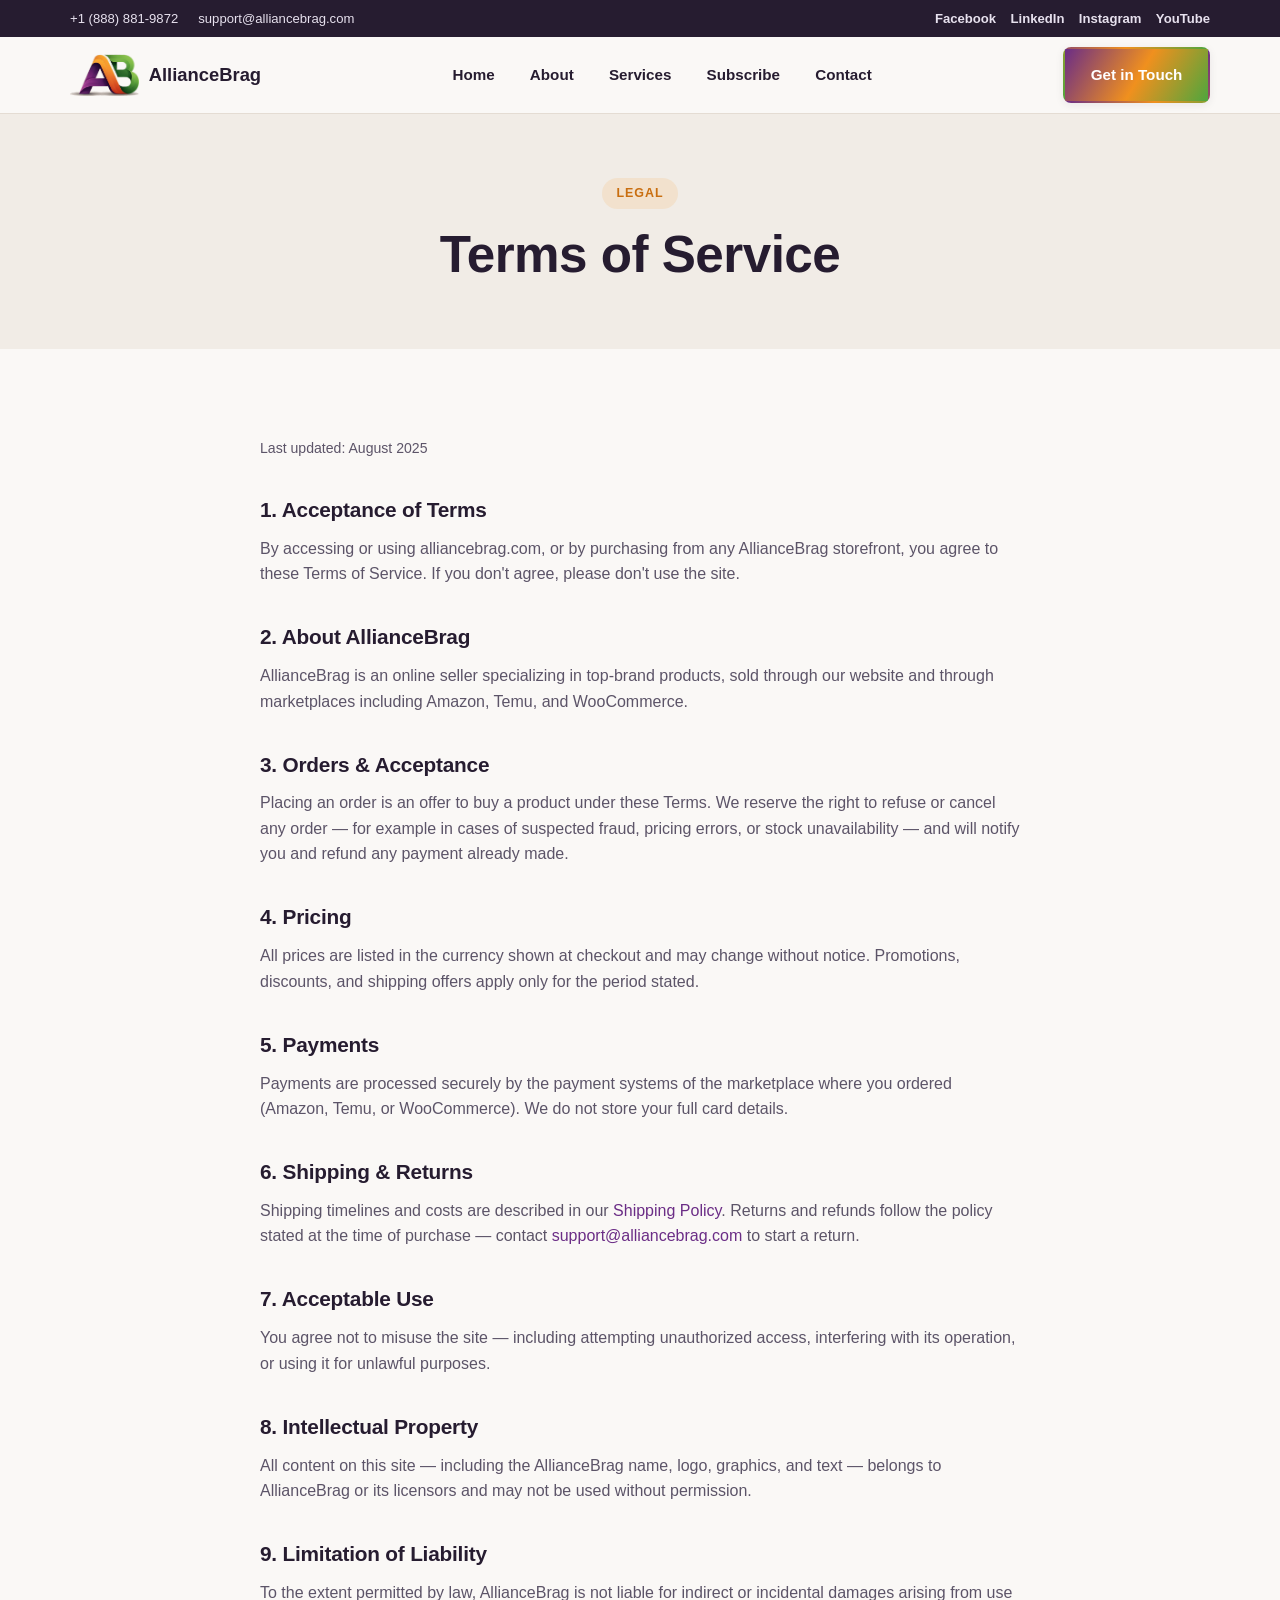
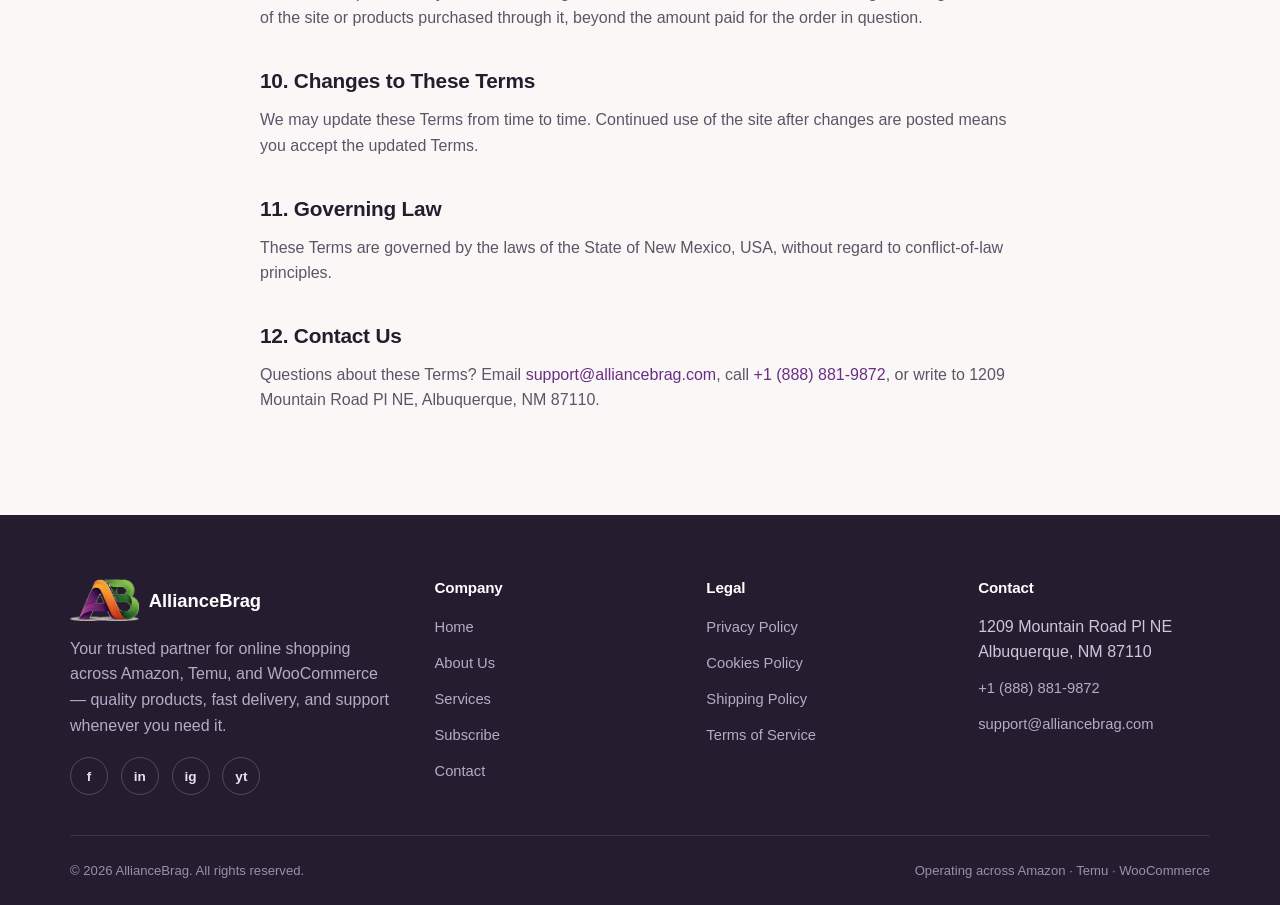
<file: terms-of-service.html>
<!DOCTYPE html>
<html lang="en">
<head>
<meta charset="UTF-8">
<meta name="viewport" content="width=device-width, initial-scale=1.0">
<title>Terms of Service — AllianceBrag</title>
<meta name="description" content="AllianceBrag Terms of Service: the rules that govern use of our storefronts and website.">
<link rel="icon" type="image/png" sizes="32x32" href="assets/img/favicon-32.png">
<link rel="icon" type="image/png" sizes="192x192" href="assets/img/favicon-192.png">
<link rel="apple-touch-icon" href="assets/img/favicon-192.png">
<link rel="stylesheet" href="css/styles.css">
</head>
<body>

<div class="topbar">
  <div class="container">
    <div class="topbar-contact">
      <a href="tel:+18888819872">+1 (888) 881-9872</a>
      <span>support@alliancebrag.com</span>
    </div>
    <div class="topbar-social">
      <a href="https://www.facebook.com/profile.php?id=61578755768623" target="_blank" rel="noopener">Facebook</a>
      <a href="https://www.linkedin.com/in/alliancebrag" target="_blank" rel="noopener">LinkedIn</a>
      <a href="https://www.instagram.com/alliancebrag" target="_blank" rel="noopener">Instagram</a>
      <a href="https://www.youtube.com/@AllianceBrag" target="_blank" rel="noopener">YouTube</a>
    </div>
  </div>
</div>

<header class="site-header">
  <div class="container">
    <a href="index.html" class="brand">
      <img src="assets/img/logo-trim.png" alt="AllianceBrag logo">
      AllianceBrag
    </a>
    <nav class="main-nav">
      <a href="index.html">Home</a>
      <a href="about.html">About</a>
      <a href="services.html">Services</a>
      <a href="subscribe.html">Subscribe</a>
      <a href="contact.html">Contact</a>
    </nav>
    <div class="header-actions">
      <a href="contact.html" class="btn btn-primary">Get in Touch</a>
      <button class="nav-toggle" aria-label="Toggle menu"><span></span><span></span><span></span></button>
    </div>
  </div>
</header>

<main>

  <section class="page-header">
    <div class="container">
      <span class="eyebrow">Legal</span>
      <h1>Terms of Service</h1>
    </div>
  </section>

  <section class="section">
    <div class="container">
      <div class="legal-content">
        <p class="updated">Last updated: August 2025</p>

        <h2>1. Acceptance of Terms</h2>
        <p>By accessing or using alliancebrag.com, or by purchasing from any AllianceBrag storefront, you agree to these Terms of Service. If you don't agree, please don't use the site.</p>

        <h2>2. About AllianceBrag</h2>
        <p>AllianceBrag is an online seller specializing in top-brand products, sold through our website and through marketplaces including Amazon, Temu, and WooCommerce.</p>

        <h2>3. Orders &amp; Acceptance</h2>
        <p>Placing an order is an offer to buy a product under these Terms. We reserve the right to refuse or cancel any order — for example in cases of suspected fraud, pricing errors, or stock unavailability — and will notify you and refund any payment already made.</p>

        <h2>4. Pricing</h2>
        <p>All prices are listed in the currency shown at checkout and may change without notice. Promotions, discounts, and shipping offers apply only for the period stated.</p>

        <h2>5. Payments</h2>
        <p>Payments are processed securely by the payment systems of the marketplace where you ordered (Amazon, Temu, or WooCommerce). We do not store your full card details.</p>

        <h2>6. Shipping &amp; Returns</h2>
        <p>Shipping timelines and costs are described in our <a href="shipping-policy.html">Shipping Policy</a>. Returns and refunds follow the policy stated at the time of purchase — contact <a href="mailto:support@alliancebrag.com">support@alliancebrag.com</a> to start a return.</p>

        <h2>7. Acceptable Use</h2>
        <p>You agree not to misuse the site — including attempting unauthorized access, interfering with its operation, or using it for unlawful purposes.</p>

        <h2>8. Intellectual Property</h2>
        <p>All content on this site — including the AllianceBrag name, logo, graphics, and text — belongs to AllianceBrag or its licensors and may not be used without permission.</p>

        <h2>9. Limitation of Liability</h2>
        <p>To the extent permitted by law, AllianceBrag is not liable for indirect or incidental damages arising from use of the site or products purchased through it, beyond the amount paid for the order in question.</p>

        <h2>10. Changes to These Terms</h2>
        <p>We may update these Terms from time to time. Continued use of the site after changes are posted means you accept the updated Terms.</p>

        <h2>11. Governing Law</h2>
        <p>These Terms are governed by the laws of the State of New Mexico, USA, without regard to conflict-of-law principles.</p>

        <h2>12. Contact Us</h2>
        <p>Questions about these Terms? Email <a href="mailto:support@alliancebrag.com">support@alliancebrag.com</a>, call <a href="tel:+18888819872">+1 (888) 881-9872</a>, or write to 1209 Mountain Road Pl NE, Albuquerque, NM 87110.</p>
      </div>
    </div>
  </section>

</main>

<footer class="site-footer">
  <div class="container">
    <div class="footer-grid">
      <div class="footer-brand">
        <a href="index.html" class="brand">
          <img src="assets/img/logo-trim.png" alt="AllianceBrag logo">
          AllianceBrag
        </a>
        <p>Your trusted partner for online shopping across Amazon, Temu, and WooCommerce — quality products, fast delivery, and support whenever you need it.</p>
        <div class="footer-social">
          <a href="https://www.facebook.com/profile.php?id=61578755768623" target="_blank" rel="noopener" aria-label="Facebook">f</a>
          <a href="https://www.linkedin.com/in/alliancebrag" target="_blank" rel="noopener" aria-label="LinkedIn">in</a>
          <a href="https://www.instagram.com/alliancebrag" target="_blank" rel="noopener" aria-label="Instagram">ig</a>
          <a href="https://www.youtube.com/@AllianceBrag" target="_blank" rel="noopener" aria-label="YouTube">yt</a>
        </div>
      </div>
      <div class="footer-col">
        <h4>Company</h4>
        <ul>
          <li><a href="index.html">Home</a></li>
          <li><a href="about.html">About Us</a></li>
          <li><a href="services.html">Services</a></li>
          <li><a href="subscribe.html">Subscribe</a></li>
          <li><a href="contact.html">Contact</a></li>
        </ul>
      </div>
      <div class="footer-col">
        <h4>Legal</h4>
        <ul>
          <li><a href="privacy-policy.html">Privacy Policy</a></li>
          <li><a href="cookies-policy.html">Cookies Policy</a></li>
          <li><a href="shipping-policy.html">Shipping Policy</a></li>
          <li><a href="terms-of-service.html">Terms of Service</a></li>
        </ul>
      </div>
      <div class="footer-col">
        <h4>Contact</h4>
        <ul>
          <li>1209 Mountain Road Pl NE<br>Albuquerque, NM 87110</li>
          <li><a href="tel:+18888819872">+1 (888) 881-9872</a></li>
          <li><a href="mailto:support@alliancebrag.com">support@alliancebrag.com</a></li>
        </ul>
      </div>
    </div>
    <div class="footer-bottom">
      <span>&copy; <span data-year></span> AllianceBrag. All rights reserved.</span>
      <span>Operating across Amazon · Temu · WooCommerce</span>
    </div>
  </div>
</footer>

<script src="js/main.js"></script>
</body>
</html>
</file>
<file: css/styles.css>
/* ==========================================================================
   AllianceBrag — base styles
   ========================================================================== */

:root {
  --purple: #6b2d86;
  --purple-dark: #3f1a50;
  --purple-light: #9c5bbf;
  --orange: #f0901e;
  --orange-dark: #c96e10;
  --green: #4fa63d;
  --green-dark: #2e7d32;

  --bg: #faf8f6;
  --bg-alt: #f1ece6;
  --surface: #ffffff;
  --ink: #261c30;
  --ink-soft: #5c5468;
  --border: #e4dcd3;

  --gradient-brand: linear-gradient(120deg, var(--purple) 0%, var(--orange) 52%, var(--green) 100%);

  --radius-sm: 8px;
  --radius-md: 14px;
  --radius-lg: 24px;
  --shadow-sm: 0 2px 8px rgba(38, 28, 48, 0.08);
  --shadow-md: 0 12px 32px rgba(38, 28, 48, 0.12);

  --container: 1180px;
  --header-h: 76px;

  font-size: 16px;
}

* {
  margin: 0;
  padding: 0;
  box-sizing: border-box;
}

html {
  scroll-behavior: smooth;
}

body {
  font-family: -apple-system, BlinkMacSystemFont, "Segoe UI", Roboto, Helvetica, Arial, sans-serif;
  color: var(--ink);
  background: var(--bg);
  line-height: 1.6;
  -webkit-font-smoothing: antialiased;
}

img {
  max-width: 100%;
  display: block;
}

a {
  color: var(--purple);
  text-decoration: none;
}

a:hover {
  color: var(--orange-dark);
}

ul {
  list-style: none;
}

h1, h2, h3, h4 {
  line-height: 1.2;
  font-weight: 800;
  letter-spacing: -0.01em;
}

h1 { font-size: clamp(2rem, 5vw, 3.2rem); }
h2 { font-size: clamp(1.6rem, 3.4vw, 2.3rem); }
h3 { font-size: 1.25rem; }

p { color: var(--ink-soft); }

.container {
  width: 100%;
  max-width: var(--container);
  margin: 0 auto;
  padding: 0 1.25rem;
}

.section {
  padding: clamp(3rem, 7vw, 5.5rem) 0;
}

.section.pt-tight {
  padding-top: clamp(1.5rem, 3vw, 2rem);
}

.section-alt {
  background: var(--bg-alt);
}

.section-head {
  max-width: 640px;
  margin: 0 auto 2.75rem;
  text-align: center;
}

.eyebrow {
  display: inline-block;
  font-weight: 700;
  font-size: 0.78rem;
  letter-spacing: 0.08em;
  text-transform: uppercase;
  color: var(--orange-dark);
  background: rgba(240, 144, 30, 0.12);
  border-radius: 999px;
  padding: 0.35rem 0.9rem;
  margin-bottom: 0.9rem;
}

.section-head p {
  margin-top: 0.75rem;
}

/* Buttons */
.btn {
  display: inline-flex;
  align-items: center;
  justify-content: center;
  gap: 0.5rem;
  padding: 0.85rem 1.6rem;
  border-radius: var(--radius-sm);
  font-weight: 700;
  font-size: 0.95rem;
  border: 2px solid transparent;
  cursor: pointer;
  transition: transform 0.15s ease, box-shadow 0.15s ease, background 0.15s ease, color 0.15s ease;
}

.btn:hover {
  transform: translateY(-2px);
}

.btn-primary {
  background: var(--gradient-brand);
  color: #fff;
  box-shadow: var(--shadow-sm);
}

.btn-primary:hover {
  color: #fff;
  box-shadow: var(--shadow-md);
}

.btn-outline {
  border-color: var(--purple);
  color: var(--purple);
  background: transparent;
}

.btn-outline:hover {
  border-color: var(--orange-dark);
  color: var(--orange-dark);
}

.btn-block {
  width: 100%;
}

/* ==========================================================================
   Top utility bar
   ========================================================================== */

.topbar {
  background: var(--ink);
  color: #e7e1ee;
  font-size: 0.82rem;
}

.topbar .container {
  display: flex;
  align-items: center;
  justify-content: space-between;
  flex-wrap: wrap;
  gap: 0.4rem 1.5rem;
  padding-top: 0.5rem;
  padding-bottom: 0.5rem;
}

.topbar-contact {
  display: flex;
  gap: 1.25rem;
  flex-wrap: wrap;
}

.topbar-contact a {
  color: #e7e1ee;
}

.topbar-contact a:hover {
  color: var(--orange);
}

.topbar-social {
  display: flex;
  gap: 0.9rem;
}

.topbar-social a {
  color: #e7e1ee;
  font-weight: 600;
}

.topbar-social a:hover {
  color: var(--orange);
}

/* ==========================================================================
   Header / nav
   ========================================================================== */

.site-header {
  position: sticky;
  top: 0;
  z-index: 100;
  background: rgba(250, 248, 246, 0.97);
  border-bottom: 1px solid var(--border);
}

.site-header .container {
  display: flex;
  align-items: center;
  justify-content: space-between;
  height: var(--header-h);
}

.brand {
  display: flex;
  align-items: center;
  gap: 0.6rem;
  font-weight: 800;
  font-size: 1.15rem;
  color: var(--ink);
}

.brand img {
  height: 42px;
  width: auto;
}

.main-nav {
  display: flex;
  align-items: center;
  gap: 2.2rem;
}

.main-nav a {
  color: var(--ink);
  font-weight: 600;
  font-size: 0.95rem;
  position: relative;
  padding: 0.3rem 0;
}

.main-nav a:hover,
.main-nav a.active {
  color: var(--purple);
}

.main-nav a.active::after {
  content: "";
  position: absolute;
  left: 0;
  bottom: -4px;
  width: 100%;
  height: 3px;
  border-radius: 2px;
  background: var(--gradient-brand);
}

.header-actions {
  display: flex;
  align-items: center;
  gap: 1rem;
}

.nav-toggle {
  display: none;
  flex-direction: column;
  justify-content: center;
  gap: 5px;
  width: 40px;
  height: 40px;
  border: none;
  background: transparent;
  cursor: pointer;
}

.nav-toggle span {
  display: block;
  height: 2px;
  background: var(--ink);
  border-radius: 2px;
  transition: transform 0.2s ease, opacity 0.2s ease;
}

/* ==========================================================================
   Hero
   ========================================================================== */

.hero {
  padding: clamp(3rem, 8vw, 6rem) 0 clamp(2.5rem, 6vw, 4rem);
  overflow: hidden;
}

.hero .container {
  display: grid;
  grid-template-columns: 1fr;
  gap: 2.5rem;
  align-items: center;
}

.hero-copy .eyebrow {
  margin-bottom: 1rem;
}

.hero-copy p {
  font-size: 1.08rem;
  max-width: 540px;
  margin: 1.1rem 0 1.8rem;
}

.hero-actions {
  display: flex;
  flex-wrap: wrap;
  gap: 0.9rem;
}

.hero-art {
  display: flex;
  justify-content: center;
}

.hero-art img {
  width: min(360px, 80%);
  filter: drop-shadow(0 18px 30px rgba(38, 28, 48, 0.18));
}

.trust-strip {
  display: flex;
  flex-wrap: wrap;
  gap: 1.5rem 2.5rem;
  margin-top: 2.5rem;
  padding-top: 1.75rem;
  border-top: 1px solid var(--border);
  color: var(--ink-soft);
  font-size: 0.88rem;
  font-weight: 600;
}

.trust-item {
  display: inline-flex;
  align-items: center;
  gap: 0.7rem;
}

.trust-item .icon {
  width: 36px;
  height: 36px;
  flex-shrink: 0;
  border-radius: 50%;
  background: var(--bg-alt);
  color: var(--orange-dark);
  display: flex;
  align-items: center;
  justify-content: center;
}

/* ==========================================================================
   Cards / grids
   ========================================================================== */

.grid {
  display: grid;
  gap: 1.75rem;
  grid-template-columns: 1fr;
}

.grid-3 { grid-template-columns: 1fr; }
.grid-4 { grid-template-columns: 1fr; }

.card {
  background: var(--surface);
  border: 1px solid var(--border);
  border-radius: var(--radius-md);
  padding: 1.9rem;
  box-shadow: var(--shadow-sm);
  transition: transform 0.18s ease, box-shadow 0.18s ease;
}

.card:hover {
  transform: translateY(-4px);
  box-shadow: var(--shadow-md);
}

.card-icon {
  width: 52px;
  height: 52px;
  display: flex;
  align-items: center;
  justify-content: center;
  border-radius: var(--radius-sm);
  background: var(--gradient-brand);
  color: #fff;
  font-size: 1.4rem;
  margin-bottom: 1.1rem;
}

.card h3 {
  margin-bottom: 0.5rem;
}

.marketplace-card {
  text-align: center;
}

.marketplace-card .tag {
  display: inline-block;
  margin-top: 0.9rem;
  font-size: 0.78rem;
  font-weight: 700;
  letter-spacing: 0.04em;
  text-transform: uppercase;
  color: var(--green-dark);
  background: rgba(79, 166, 61, 0.12);
  padding: 0.3rem 0.75rem;
  border-radius: 999px;
}

/* Product catalog */
.product-card {
  display: flex;
  flex-direction: column;
}

.product-card .thumb {
  width: 100%;
  height: 170px;
  object-fit: cover;
  border-radius: var(--radius-sm);
  background: var(--bg-alt);
  margin-bottom: 1.1rem;
}

.product-card .category {
  display: inline-block;
  align-self: flex-start;
  margin-bottom: 0.9rem;
  font-size: 0.74rem;
  font-weight: 700;
  letter-spacing: 0.04em;
  text-transform: uppercase;
  color: var(--orange-dark);
  background: rgba(240, 144, 30, 0.12);
  padding: 0.3rem 0.7rem;
  border-radius: 999px;
}

.product-card p {
  flex-grow: 1;
}

.product-card .sales-badge {
  display: inline-flex;
  align-items: center;
  gap: 0.4rem;
  margin-top: 0.9rem;
  font-weight: 700;
  font-size: 0.82rem;
  color: #d9480f;
}

.product-card .sales-badge svg {
  flex-shrink: 0;
}

.product-card .view-link {
  display: inline-flex;
  align-items: center;
  gap: 0.4rem;
  margin-top: 0.6rem;
  font-weight: 700;
  font-size: 0.9rem;
  color: var(--purple);
}

.product-card .view-link:hover {
  color: var(--orange-dark);
}

.catalog-note {
  max-width: 640px;
  margin: 0 auto 1.75rem;
  text-align: center;
  font-size: 0.88rem;
  background: var(--bg-alt);
  border-radius: var(--radius-sm);
  padding: 0.9rem 1.4rem;
}

/* Steps */
.steps {
  display: grid;
  gap: 1.75rem;
  grid-template-columns: 1fr;
  counter-reset: step;
}

.step {
  position: relative;
  padding-left: 3.6rem;
}

.step::before {
  counter-increment: step;
  content: counter(step);
  position: absolute;
  left: 0;
  top: 0;
  width: 2.6rem;
  height: 2.6rem;
  border-radius: 50%;
  background: var(--gradient-brand);
  color: #fff;
  font-weight: 800;
  display: flex;
  align-items: center;
  justify-content: center;
}

/* CTA band */
.cta-band {
  background: var(--gradient-brand);
  border-radius: var(--radius-lg);
  padding: clamp(2.2rem, 5vw, 3.2rem);
  color: #fff;
  display: flex;
  flex-wrap: wrap;
  align-items: center;
  justify-content: space-between;
  gap: 1.5rem;
}

.cta-band h2 {
  color: #fff;
  margin-bottom: 0.4rem;
}

.cta-band p {
  color: rgba(255, 255, 255, 0.88);
  max-width: 460px;
}

.cta-band .btn-outline {
  border-color: #fff;
  color: #fff;
}

.cta-band .btn-outline:hover {
  background: #fff;
  color: var(--purple);
}

/* Story / pull-quote */
.story {
  display: grid;
  gap: 2.5rem;
  grid-template-columns: 1fr;
  align-items: center;
}

.story-quote {
  background: var(--ink);
  border-radius: var(--radius-lg);
  padding: 2.5rem;
  position: relative;
  color: #fff;
}

.story-quote::before {
  content: "\201C";
  font-family: Georgia, serif;
  font-size: 5rem;
  color: var(--orange);
  position: absolute;
  top: -0.5rem;
  left: 1.5rem;
  line-height: 1;
  opacity: 0.6;
}

.story-quote p {
  color: #e7e1ee;
  font-size: 1.05rem;
  font-style: italic;
  position: relative;
  z-index: 1;
  margin-bottom: 1rem;
}

.story-quote footer {
  color: var(--orange);
  font-weight: 600;
  font-size: 0.9rem;
}

@media (min-width: 860px) {
  .story {
    grid-template-columns: 0.9fr 1.1fr;
  }
}

/* ==========================================================================
   Page header (secondary pages)
   ========================================================================== */

.page-header {
  background: var(--bg-alt);
  padding: clamp(2.5rem, 6vw, 4rem) 0;
  text-align: center;
}

.page-header.compact {
  padding: 1.75rem 0 2rem;
}

.page-header .eyebrow {
  margin-bottom: 0.9rem;
}

.page-header p {
  max-width: 560px;
  margin: 0.9rem auto 0;
}

/* ==========================================================================
   Map embed (Contact page)
   ========================================================================== */

.map-embed {
  margin-top: 1rem;
  border-radius: var(--radius-md);
  overflow: hidden;
  border: 1px solid var(--border);
  box-shadow: var(--shadow-sm);
}

.map-embed iframe {
  width: 100%;
  height: 320px;
  border: 0;
  display: block;
}

/* ==========================================================================
   Subscribe page
   ========================================================================== */

.subscribe-box {
  max-width: 560px;
  margin: 0 auto;
  padding: 2.5rem;
  text-align: center;
}

.subscribe-form {
  display: flex;
  gap: 0.7rem;
  margin-top: 1.5rem;
}

.subscribe-form input {
  flex: 1;
  font: inherit;
  padding: 0.85rem 1.1rem;
  border-radius: 999px;
  border: 1.5px solid var(--border);
  color: var(--ink);
}

.subscribe-form input:focus {
  outline: none;
  border-color: var(--purple-light);
}

.subscribe-form .btn {
  border-radius: 999px;
}

.subscribe-note {
  font-size: 0.8rem;
  margin-top: 1rem;
}

.subscribe-perks {
  display: flex;
  justify-content: center;
  gap: 1.75rem;
  margin-top: 1.75rem;
  flex-wrap: wrap;
}

.subscribe-perks li {
  list-style: none;
  display: flex;
  align-items: center;
  gap: 0.5rem;
  font-size: 0.88rem;
  color: var(--ink-soft);
}

.subscribe-perks svg {
  color: var(--green-dark);
  flex-shrink: 0;
}

@media (max-width: 560px) {
  .subscribe-form {
    flex-direction: column;
  }
}

/* ==========================================================================
   Legal pages
   ========================================================================== */

.legal-content {
  max-width: 760px;
  margin: 0 auto;
}

.legal-content h2 {
  margin-top: 2.4rem;
  margin-bottom: 0.8rem;
  font-size: 1.3rem;
}

.legal-content h2:first-child {
  margin-top: 0;
}

.legal-content p,
.legal-content li {
  margin-bottom: 0.9rem;
}

.legal-content ul {
  list-style: disc;
  padding-left: 1.4rem;
}

.legal-content .updated {
  color: var(--ink-soft);
  font-size: 0.88rem;
  margin-bottom: 2rem;
}

/* ==========================================================================
   Footer
   ========================================================================== */

.site-footer {
  background: var(--ink);
  color: #cfc6db;
  padding: clamp(3rem, 6vw, 4rem) 0 1.5rem;
}

.footer-grid {
  display: grid;
  gap: 2.5rem;
  grid-template-columns: 1fr;
  padding-bottom: 2.5rem;
  border-bottom: 1px solid rgba(255, 255, 255, 0.1);
}

.footer-brand .brand {
  color: #fff;
}

.footer-brand p {
  color: #b6abc7;
  margin-top: 0.9rem;
  max-width: 320px;
}

.footer-social {
  display: flex;
  gap: 0.8rem;
  margin-top: 1.2rem;
}

.footer-social a {
  width: 38px;
  height: 38px;
  border-radius: 50%;
  border: 1px solid rgba(255, 255, 255, 0.2);
  display: flex;
  align-items: center;
  justify-content: center;
  color: #e7e1ee;
  font-size: 0.85rem;
  font-weight: 700;
}

.footer-social a:hover {
  background: var(--gradient-brand);
  border-color: transparent;
  color: #fff;
}

.footer-col h4 {
  color: #fff;
  font-size: 0.95rem;
  margin-bottom: 1rem;
}

.footer-col ul {
  display: flex;
  flex-direction: column;
  gap: 0.65rem;
}

.footer-col a {
  color: #b6abc7;
  font-size: 0.92rem;
}

.footer-col a:hover {
  color: var(--orange);
}

.footer-bottom {
  display: flex;
  flex-wrap: wrap;
  justify-content: space-between;
  gap: 0.8rem;
  padding-top: 1.5rem;
  font-size: 0.82rem;
  color: #9a8fac;
}

/* ==========================================================================
   404
   ========================================================================== */

.error-page {
  min-height: 60vh;
  display: flex;
  align-items: center;
  justify-content: center;
  text-align: center;
  padding: 4rem 1.25rem;
}

.error-page .eyebrow { margin-bottom: 1rem; }

/* ==========================================================================
   Responsive
   ========================================================================== */

@media (max-width: 860px) {
  .main-nav {
    position: fixed;
    inset: var(--header-h) 0 0 0;
    background: var(--bg);
    flex-direction: column;
    align-items: flex-start;
    gap: 0.5rem;
    padding: 1.5rem 1.25rem;
    transform: translateY(-110%);
    transition: transform 0.25s ease;
    overflow-y: auto;
  }

  .main-nav.is-open {
    transform: translateY(0);
  }

  .main-nav a {
    width: 100%;
    padding: 0.85rem 0;
    border-bottom: 1px solid var(--border);
  }

  .header-actions .btn-primary {
    display: none;
  }

  .nav-toggle {
    display: flex;
  }

  .nav-toggle.is-active span:nth-child(1) {
    transform: translateY(7px) rotate(45deg);
  }

  .nav-toggle.is-active span:nth-child(2) {
    opacity: 0;
  }

  .nav-toggle.is-active span:nth-child(3) {
    transform: translateY(-7px) rotate(-45deg);
  }

  .topbar-contact span:nth-child(2) {
    display: none;
  }
}

@media (min-width: 700px) {
  .grid-3 { grid-template-columns: repeat(3, 1fr); }
  .grid-4 { grid-template-columns: repeat(2, 1fr); }

  .footer-grid {
    grid-template-columns: 1.4fr 1fr 1fr 1fr;
  }
}

@media (min-width: 700px) {
  .steps {
    grid-template-columns: repeat(2, 1fr);
  }
}

@media (min-width: 960px) {
  .hero .container {
    grid-template-columns: 1.1fr 0.9fr;
  }

  .grid-4 { grid-template-columns: repeat(4, 1fr); }

  .steps {
    grid-template-columns: repeat(4, 1fr);
  }
}
</file>
